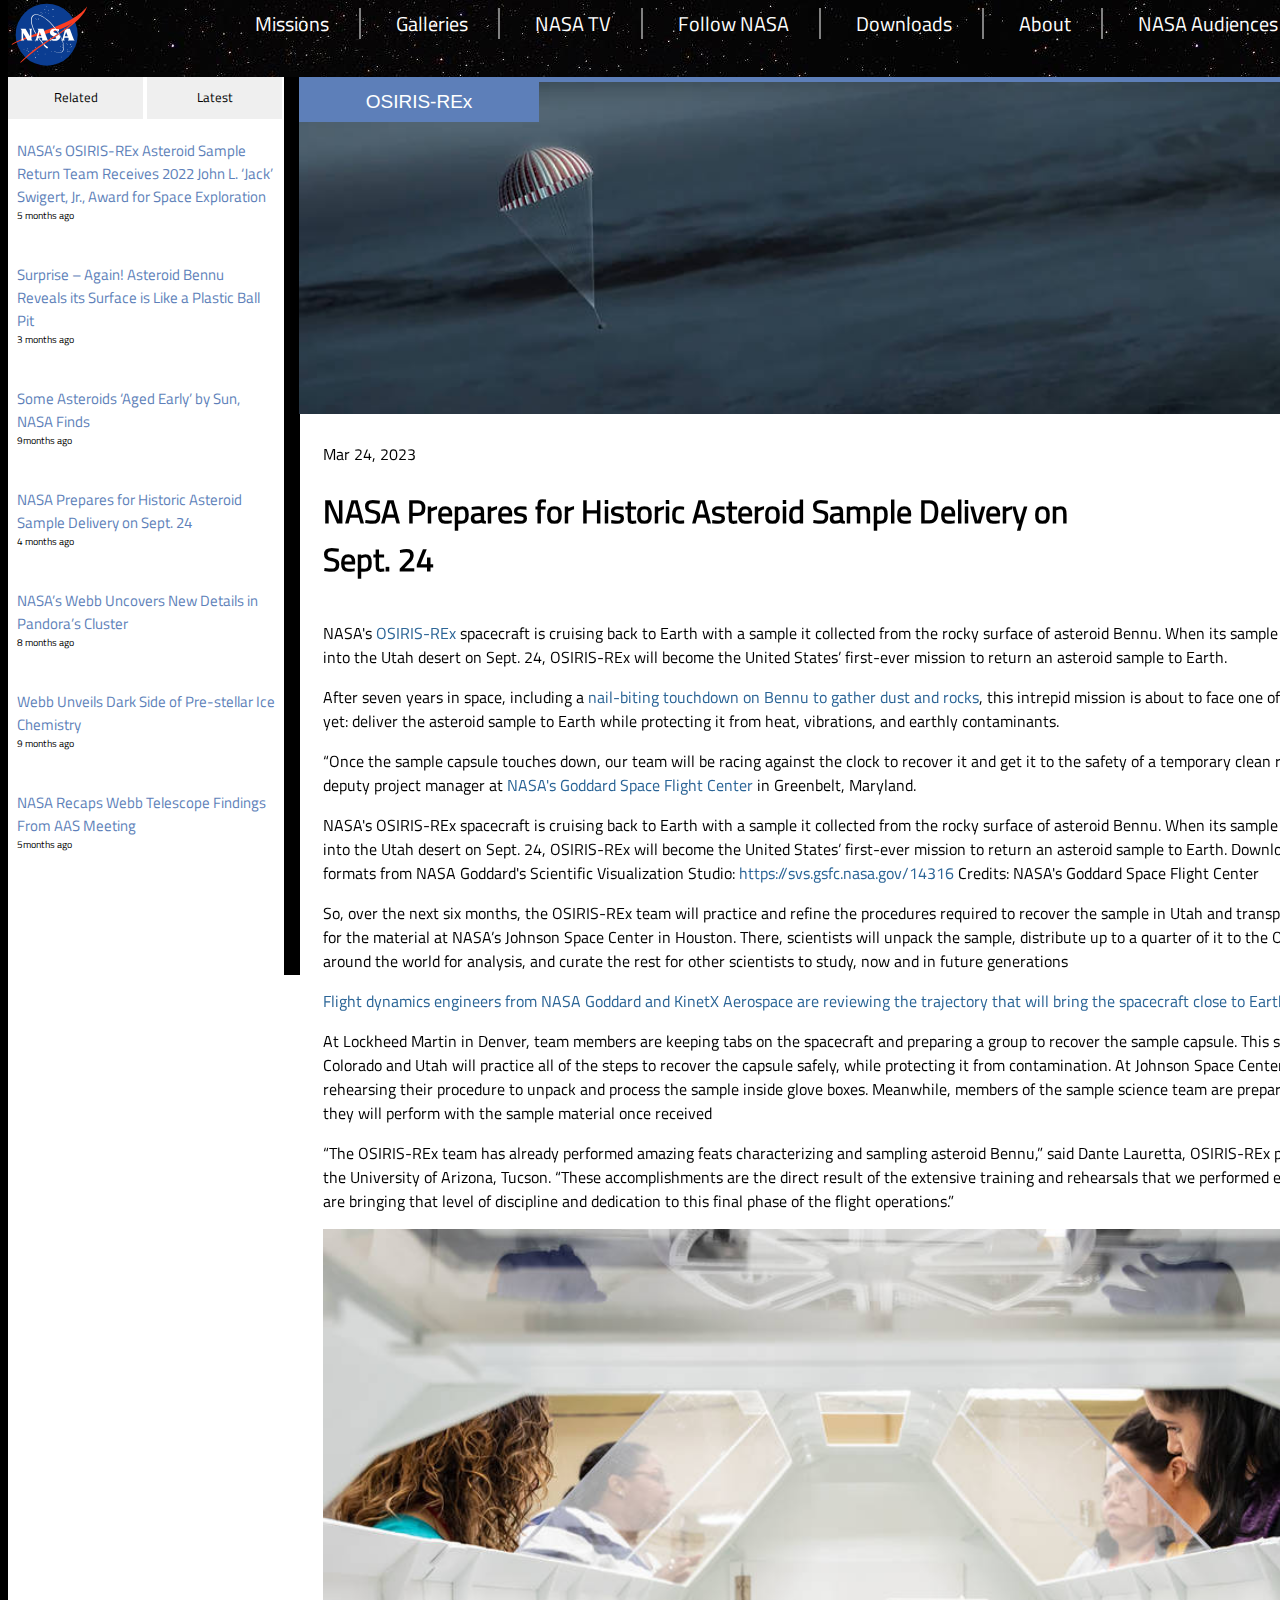
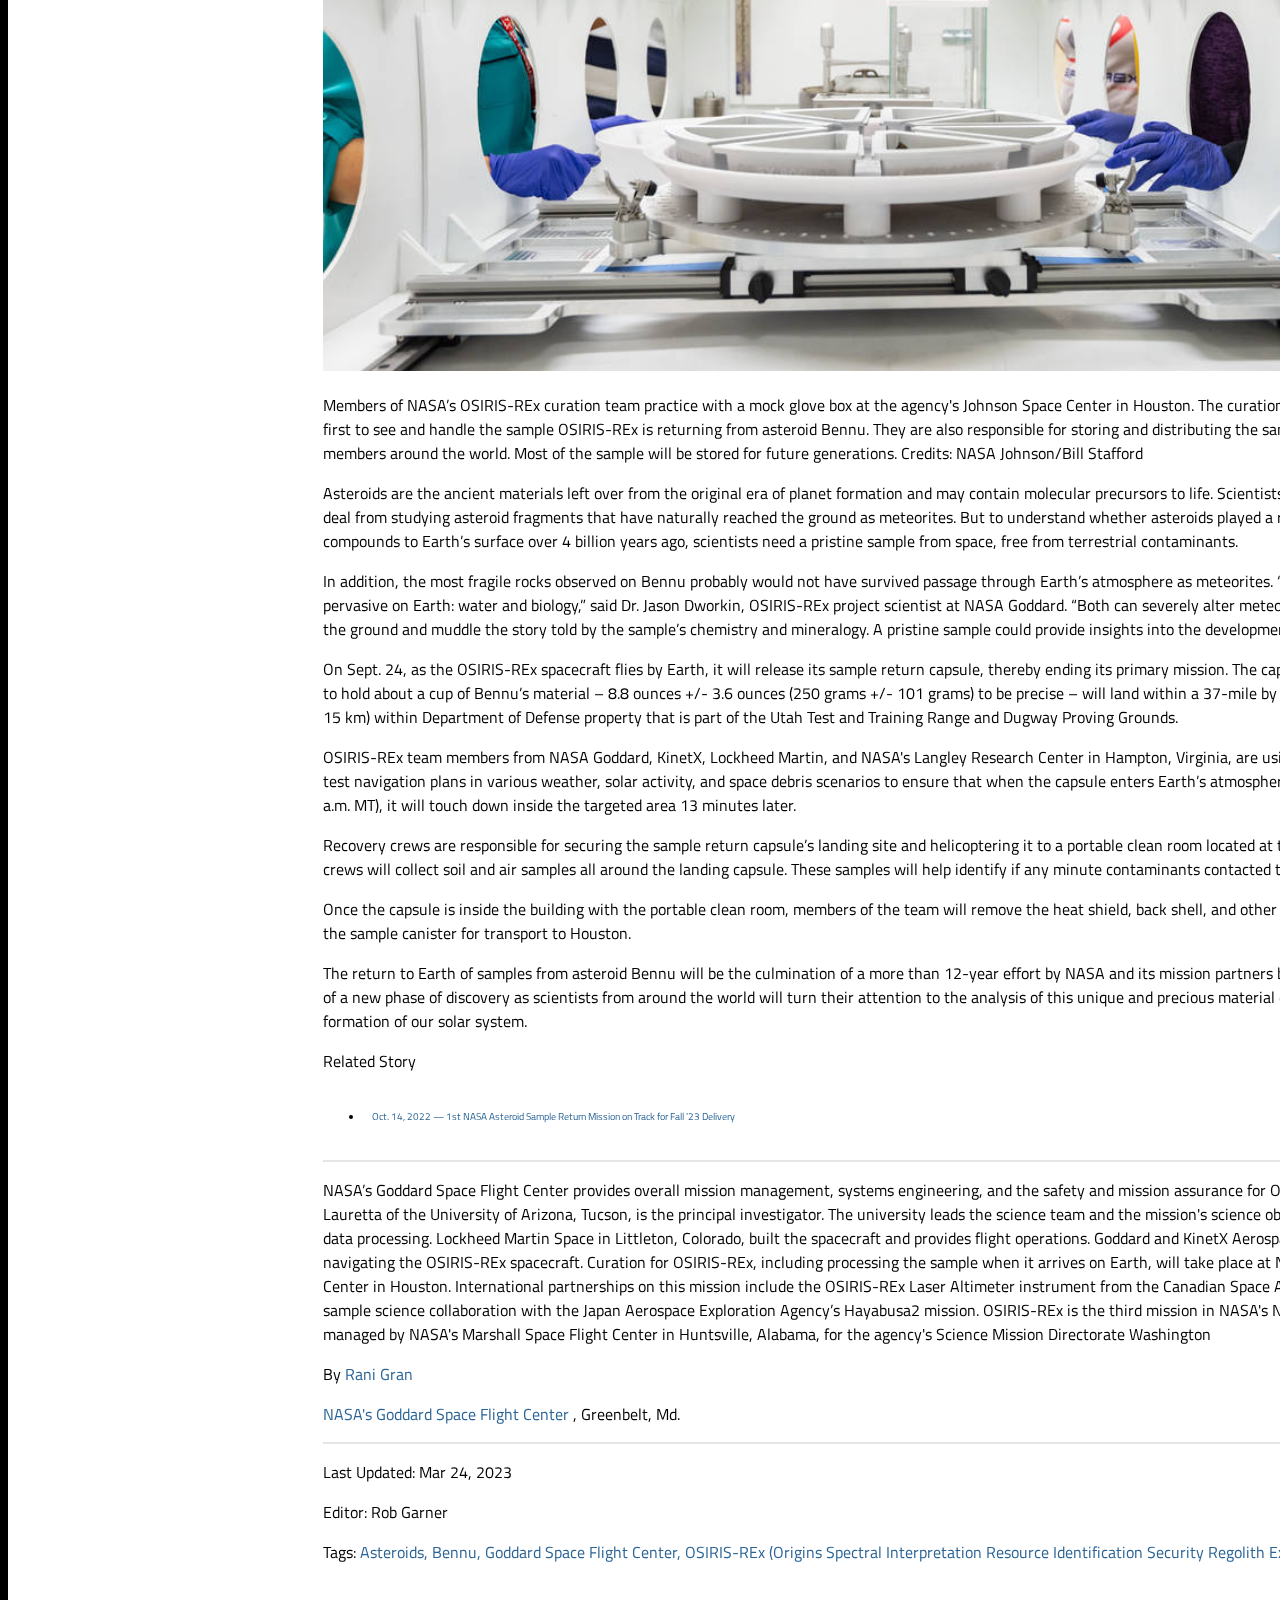
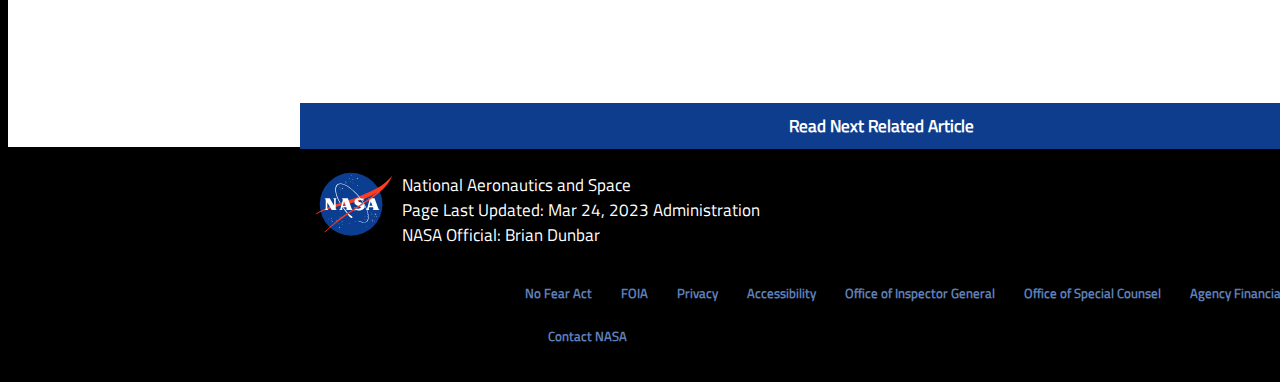
<file: index.html>
<!DOCTYPE html>
<html lang="en">
  <head>
    <meta charset="UTF-8" />
    <meta http-equiv="X-UA-Compatible" content="IE=edge" />
    <meta name="viewport" content="width=device-width, initial-scale=1.0" />
    <title>khabar</title>
    <link
      rel="stylesheet"
      href="https://cdnjs.cloudflare.com/ajax/libs/font-awesome/6.3.0/css/all.min.css"
      integrity="sha512-SzlrxWUlpfuzQ+pcUCosxcglQRNAq/DZjVsC0lE40xsADsfeQoEypE+enwcOiGjk/bSuGGKHEyjSoQ1zVisanQ=="
      crossorigin="anonymous"
      referrerpolicy="no-referrer"
    />
    <link rel="stylesheet" href="index style.css" />
    <style></style>
  </head>
  <body>
    <div id="container">
      <div class="header-container">
        <!-- Html code header[START] -->
        <div class="header">
          <!-- Html code header logo-nasa[START] -->
          <div class="logo-nasa">
            <img src="image/nasa-logo.svg" alt="" />
          </div>
          <!-- Html code header logo-nasa[END] -->

          <!-- Html codes header menu[START] -->

          <div class="menu">
            <!-- Html codes header links-menu top[START] -->

            <div class="links-menu">
              <!-- Html codes links-menu top[START] -->

              <!-- Html codes links-menu ul :Missions [START] -->
              <ul>
                <li>
                  <a href="#">Missions </a>
                  <ul>
                    <li><a href="#">Artemis </a></li>
                    <li><a href="#">Commercial Crew </a></li>
                    <li><a href="#">Hubble Space Telesccope </a></li>
                    <li><a href="#">James Webb Space Telescope </a></li>
                    <li><a href="#">Juno: Mission at Jupiter </a></li>
                    <li><a href="#">International Space Station </a></li>
                    <li><a href="#">Perseverance Mars Rover </a></li>
                    <li><a href="#">Parker Solar Probe </a></li>
                    <li><a href="#">Quesst </a></li>
                    <li><a href="#">Launches and Landings </a></li>
                    <li><a href="#">All Missions A-Z </a></li>
                  </ul>
                  
                </li>
                <!-- Html code links-menu ul :Missions [END] -->

                <li><a href="#">Galleries </a></li>
                <li><a href="#">NASA TV </a></li>
                <li><a href="#">Follow NASA</a></li>
                <li><a href="#">Downloads </a></li>
                <li><a href="#">About </a></li>
                <li><a href="#">NASA Audiences</a></li>
              </ul>

              <!-- Html codes links-menu top[END] -->

              <!-- Html codes menu search-box top[START] -->

              <div class="search-box">
                <input type="text" placeholder="search" />
                <svg
                  focusable="false"
                  xmlns="http://www.w3.org/2000/svg"
                  viewBox="0 0 24 24"
                >
                  <path
                    d="M15.5 14h-.79l-.28-.27A6.471 6.471 0 0 0 16 9.5 6.5 6.5 0 1 0 9.5 16c1.61 0 3.09-.59 4.23-1.57l.27.28v.79l5 4.99L20.49 19l-4.99-5zm-6 0C7.01 14 5 11.99 5 9.5S7.01 5 9.5 5 14 7.01 14 9.5 11.99 14 9.5 14z"
                  ></path>
                </svg>
              </div>

              <!-- Html codes menu search-box top[END] -->
            </div>
            <!-- Html codes header links-menu top[END] -->

            <!-- Html codes header links-down[START] -->

            <!-- Html codes header links-down[START] -->
          </div>

          <!-- Html codes header menu[END] -->
        </div>
        <!-- Html code header[END] -->
      </div>
      <!-- start of main -->
      <div class="main">
        <!--  -->
        <div class="main-left">
          <ul>
            <div class="main-left-button">
           <div>
            <button class="left-button top">Related</button>
            </div> 
            <div>
              <button class="right-button top">Latest</button>
            </div>

           </div>
            <li>
              <a href=""
                >NASA’s OSIRIS-REx Asteroid Sample Return Team Receives 2022
                John L. ‘Jack’ Swigert, Jr., Award for Space Exploration</a
              >
              <div>5 months ago</div>
            </li>
            <li>
              <a href=""
                >Surprise – Again! Asteroid Bennu Reveals its Surface is Like a
                Plastic Ball Pit</a
              >
              <div>3 months ago</div>
            </li>
            <li>
              <a href="">Some Asteroids ‘Aged Early’ by Sun, NASA Finds</a>
              <div>9months ago</div>
            </li>
            <li>
              <a href=""
                >NASA Prepares for Historic Asteroid Sample Delivery on Sept.
                24</a
              >
              <div>4 months ago</div>
            </li>
            <li>
              <a href=""
                >NASA’s Webb Uncovers New Details in Pandora’s Cluster</a
              >
              <div>8 months ago</div>
            </li>
            <li>
              <a href="">Webb Unveils Dark Side of Pre-stellar Ice Chemistry</a>
              <div>9 months ago</div>
            </li>
            <li>
              <a href=""
                >NASA Recaps Webb Telescope Findings From AAS Meeting</a
              >
              <div>5months ago</div>
            </li>
          </ul>
        </div>

        <div class="main-right">
          <a id="OSIRIS-REx" href=""
            ><div class="main-right-top">
              <div class="article-banner"></div>
              <h1>OSIRIS-REx</h1>
            </div>
          </a>

          <div class="heading">
            <div>Mar 24, 2023</div>
            <h1>
              NASA Prepares for Historic Asteroid Sample Delivery on <br />Sept.
              24
            </h1>
            <div class="icon">
              <a href=""><i class="fa-brands fa-square-facebook"></i></a>

              <a href=""><i class="fa-brands fa-square-twitter"></i></a>

              <a href=""><i class="fa-brands fa-linkedin"></i></a>

              <a href=""><i class="fa-brands fa-square-pinterest"></i></a>

              <a href=""><i class="fa-sharp fa-solid fa-square-plus"></i></a>
            </div>

            <div class="text">
              <div>
                <p>
                  NASA's <a href="">OSIRIS-REx</a> spacecraft is cruising back
                  to Earth with a sample it collected from the rocky surface of
                  asteroid Bennu. When its sample capsule parachutes down into
                  the Utah desert on Sept. 24, OSIRIS-REx will become the United
                  States’ first-ever mission to return an asteroid sample to
                  Earth.
                </p>
              </div>
              <div>
                <p>
                  After seven years in space, including a
                  <a href="">
                    nail-biting touchdown on Bennu to gather dust and rocks</a
                  >, this intrepid mission is about to face one of its biggest
                  challenges yet: deliver the asteroid sample to Earth while
                  protecting it from heat, vibrations, and earthly contaminants.
                </p>
              </div>

              <div>
                <p>
                  “Once the sample capsule touches down, our team will be racing
                  against the clock to recover it and get it to the safety of a
                  temporary clean room,” said Mike Moreau, deputy project
                  manager at
                  <a href=""> NASA's Goddard Space Flight Center</a> in
                  Greenbelt, Maryland.
                </p>
              </div>

              <div class="youtube">
                <p>
                  NASA's OSIRIS-REx spacecraft is cruising back to Earth with a
                  sample it collected from the rocky surface of asteroid Bennu.
                  When its sample capsule parachutes down into the Utah desert
                  on Sept. 24, OSIRIS-REx will become the United States’
                  first-ever mission to return an asteroid sample to Earth.
                  Download this video in HD formats from NASA Goddard's
                  Scientific Visualization Studio:
                  <a href=""> https://svs.gsfc.nasa.gov/14316</a>
                  Credits: NASA's Goddard Space Flight Center
                </p>
              </div>

              <div>
                <p>
                  So, over the next six months, the OSIRIS-REx team will
                  practice and refine the procedures required to recover the
                  sample in Utah and transport it to a new lab built for the
                  material at NASA’s Johnson Space Center in Houston. There,
                  scientists will unpack the sample, distribute up to a quarter
                  of it to the OSIRIS-REx science team around the world for
                  analysis, and curate the rest for other scientists to study,
                  now and in future generations
                </p>
              </div>
              <div>
                <a href="">
                  Flight dynamics engineers from NASA Goddard and KinetX
                  Aerospace are reviewing the trajectory that will bring the
                  spacecraft close to Earth</a
                >.
                <p>
                  At Lockheed Martin in Denver, team members are keeping tabs on
                  the spacecraft and preparing a group to recover the sample
                  capsule. This summer, crews in Colorado and Utah will practice
                  all of the steps to recover the capsule safely, while
                  protecting it from contamination. At Johnson Space Center, the
                  curation team is rehearsing their procedure to unpack and
                  process the sample inside glove boxes. Meanwhile, members of
                  the sample science team are preparing the investigations they
                  will perform with the sample material once received
                </p>
              </div>

              <div>
                <p>
                  “The OSIRIS-REx team has already performed amazing feats
                  characterizing and sampling asteroid Bennu,” said Dante
                  Lauretta, OSIRIS-REx principal investigator from the
                  University of Arizona, Tucson. “These accomplishments are the
                  direct result of the extensive training and rehearsals that we
                  performed every step of the way. We are bringing that level of
                  discipline and dedication to this final phase of the flight
                  operations.”
                </p>
              </div>

              <div>
                <a href=""><img src="image/jsc2023e014583.jpg" alt="" /></a>
                <p>
                  Members of NASA’s OSIRIS-REx curation team practice with a
                  mock glove box at the agency's Johnson Space Center in
                  Houston. The curation team will be among the first to see and
                  handle the sample OSIRIS-REx is returning from asteroid Bennu.
                  They are also responsible for storing and distributing the
                  sample to science team members around the world. Most of the
                  sample will be stored for future generations. Credits: NASA
                  Johnson/Bill Stafford
                </p>
              </div>

              <div>
                <p>
                  Asteroids are the ancient materials left over from the
                  original era of planet formation and may contain molecular
                  precursors to life. Scientists have learned a great deal from
                  studying asteroid fragments that have naturally reached the
                  ground as meteorites. But to understand whether asteroids
                  played a role in delivering these compounds to Earth’s surface
                  over 4 billion years ago, scientists need a pristine sample
                  from space, free from terrestrial contaminants.
                </p>
              </div>

              <div>
                <p>
                  In addition, the most fragile rocks observed on Bennu probably
                  would not have survived passage through Earth’s atmosphere as
                  meteorites. “There are two things pervasive on Earth: water
                  and biology,” said Dr. Jason Dworkin, OSIRIS-REx project
                  scientist at NASA Goddard. “Both can severely alter meteorites
                  when they land on the ground and muddle the story told by the
                  sample’s chemistry and mineralogy. A pristine sample could
                  provide insights into the development of solar system.”
                </p>
              </div>
              <div>
                <p>
                  On Sept. 24, as the OSIRIS-REx spacecraft flies by Earth, it
                  will release its sample return capsule, thereby ending its
                  primary mission. The capsule, which is estimated to hold about
                  a cup of Bennu’s material – 8.8 ounces +/- 3.6 ounces (250
                  grams +/- 101 grams) to be precise – will land within a
                  37-mile by 9-mile ellipse (59 km by 15 km) within Department
                  of Defense property that is part of the Utah Test and Training
                  Range and Dugway Proving Grounds.
                </p>
              </div>
              <div>
                <p>
                  OSIRIS-REx team members from NASA Goddard, KinetX, Lockheed
                  Martin, and NASA's Langley Research Center in Hampton,
                  Virginia, are using computer models to test navigation plans
                  in various weather, solar activity, and space debris scenarios
                  to ensure that when the capsule enters Earth’s atmosphere at
                  10:41 a.m. ET (8:41 a.m. MT), it will touch down inside the
                  targeted area 13 minutes later.
                </p>
              </div>
              <div>
                <p>
                  Recovery crews are responsible for securing the sample return
                  capsule’s landing site and helicoptering it to a portable
                  clean room located at the range. Additionally, crews will
                  collect soil and air samples all around the landing capsule.
                  These samples will help identify if any minute contaminants
                  contacted the asteroid sample.
                </p>
              </div>
              <div>
                <p>
                  Once the capsule is inside the building with the portable
                  clean room, members of the team will remove the heat shield,
                  back shell, and other components to prepare the sample
                  canister for transport to Houston.
                </p>
              </div>
              <div>
                <p>
                  The return to Earth of samples from asteroid Bennu will be the
                  culmination of a more than 12-year effort by NASA and its
                  mission partners but marks the beginning of a new phase of
                  discovery as scientists from around the world will turn their
                  attention to the analysis of this unique and precious material
                  dating from the early formation of our solar system.
                </p>
              </div>
              <div>
                <p>Related Story</p>
              </div>
              <div>
                <ul>
                  <li>
                    <a href=""
                      >Oct. 14, 2022 — 1st NASA Asteroid Sample Return Mission
                      on Track for Fall ’23 Delivery</a
                    >
                  </li>
                </ul>
              </div>
              <div style="border: 1px solid black; opacity: 0.1"></div>
              <div>
                <p>
                  NASA’s Goddard Space Flight Center provides overall mission
                  management, systems engineering, and the safety and mission
                  assurance for OSIRIS-REx. Dante Lauretta of the University of
                  Arizona, Tucson, is the principal investigator. The university
                  leads the science team and the mission's science observation
                  planning and data processing. Lockheed Martin Space in
                  Littleton, Colorado, built the spacecraft and provides flight
                  operations. Goddard and KinetX Aerospace are responsible for
                  navigating the OSIRIS-REx spacecraft. Curation for OSIRIS-REx,
                  including processing the sample when it arrives on Earth, will
                  take place at NASA’s Johnson Space Center in Houston.
                  International partnerships on this mission include the
                  OSIRIS-REx Laser Altimeter instrument from the Canadian Space
                  Agency and asteroid sample science collaboration with the
                  Japan Aerospace Exploration Agency’s Hayabusa2 mission.
                  OSIRIS-REx is the third mission in NASA's New Frontiers
                  Program, managed by NASA's Marshall Space Flight Center in
                  Huntsville, Alabama, for the agency's Science Mission
                  Directorate Washington
                </p>
              </div>

              <div>
                <p>By <a href=""> Rani Gran</a></p>
              </div>
              <div>
                <p>
                  <a href=""> NASA's Goddard Space Flight Center</a> ,
                  Greenbelt, Md.
                </p>
              </div>
              <div style="border: 1px solid black; opacity: 0.1"></div>
              <div>
                <p>Last Updated: Mar 24, 2023</p>
              </div>
              <div>
                <p>Editor: Rob Garner</p>
              </div>
              <div>
                <p>
                  Tags:
                  <a href="">
                    Asteroids, Bennu, Goddard Space Flight Center, OSIRIS-REx
                    (Origins Spectral Interpretation Resource Identification
                    Security Regolith Explorer)</a
                  >
                </p>
              </div>
            </div>
            <div style="position: absolute">
              <button>Read Next Related Article</button>
            </div>
          </div>
        </div>
      </div>
      <!--end of main  -->

      <!--start of footer  -->
      <div class="allfooter">
        <div class="footer">
          <div class="footer-info">
            <div class="bottom-logo">
              <img src="image/footer image/nasa-logo.svg" alt="" />
            </div>
            <div class="National">
              <span
                >National&nbsp;Aeronautics and Space&nbsp;<br />
                Page Last Updated: Mar 24, 2023 Administration</span
              ><br />
              <span>NASA Official: Brian Dunbar</span>
            </div>

            <div>
              <ul id="footer-links">
                <li><a href="#">No Fear Act</a></li>
                <li><a href="#">FOIA</a></li>
                <li><a href="#">Privacy</a></li>
                <li><a href="#">Accessibility</a></li>
                <li><a href="#">Office of Inspector General</a></li>
                <li><a href="#">Office of Special Counsel</a></li>
                <li><a href="#">Agency Financial Reports</a></li> <br>
                <li class="Contact-NASA"><a href="#">Contact NASA</a></li>
              </ul>
            </div>
          </div>
        </div>
      </div>

      <!-- end of footer -->
    </div>
  </body>
</html>
</file>
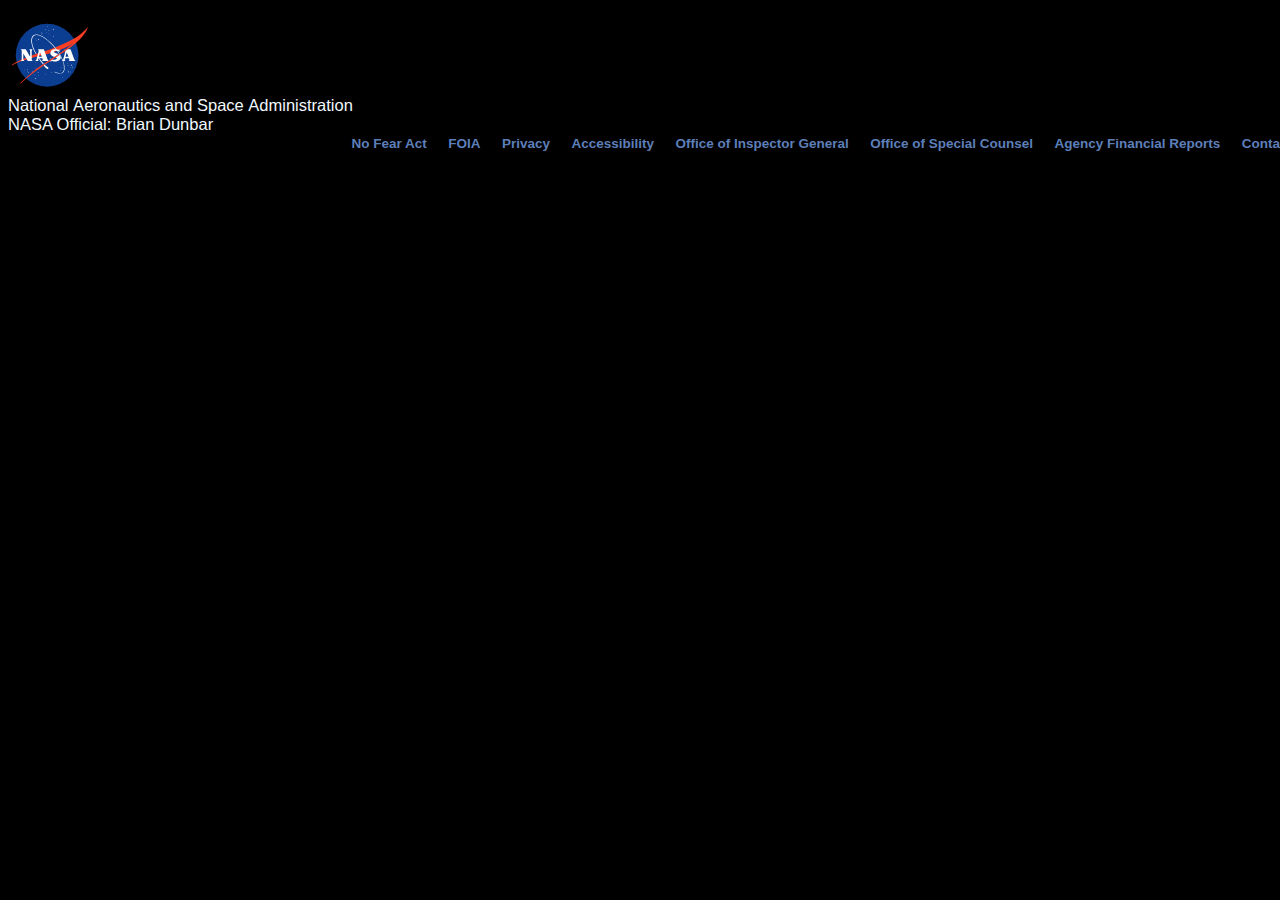
<file: footer.html>
<!DOCTYPE html>
<html>
    <head>
<title>nasa.gov</title>
<link rel="stylesheet" href="style.css">
    </head>

    <body>
        <div class="container">
    
<div class="allfooter">
    <div class="footer">
        <div class="footer-info">
            <div>
                <div>
                    <img src="images/nasa-logo.svg" alt="">

                </div>
    
                <span>National&nbsp;Aeronautics 
                and Space&nbsp;Administration</span><br>
                <span>NASA Official: Brian Dunbar</span>

                </div>
<div>
            <ul id="footer-links">
                <li><a href="#">No Fear Act</a></li>
                <li><a href="#">FOIA</a></li>
                <li><a href="#">Privacy</a></li>
                <li><a href="#">Accessibility</a></li>
                <li><a href="#">Office of Inspector General</a></li>
                <li><a href="#">Office of Special Counsel</a></li>
                <li><a href="#">Agency Financial Reports</a></li>
                <li><a href="#">Contact NASA</a></li>
              </ul>
        </div>
</div>



</div>
        </div>
    </body>
</html>
</file>
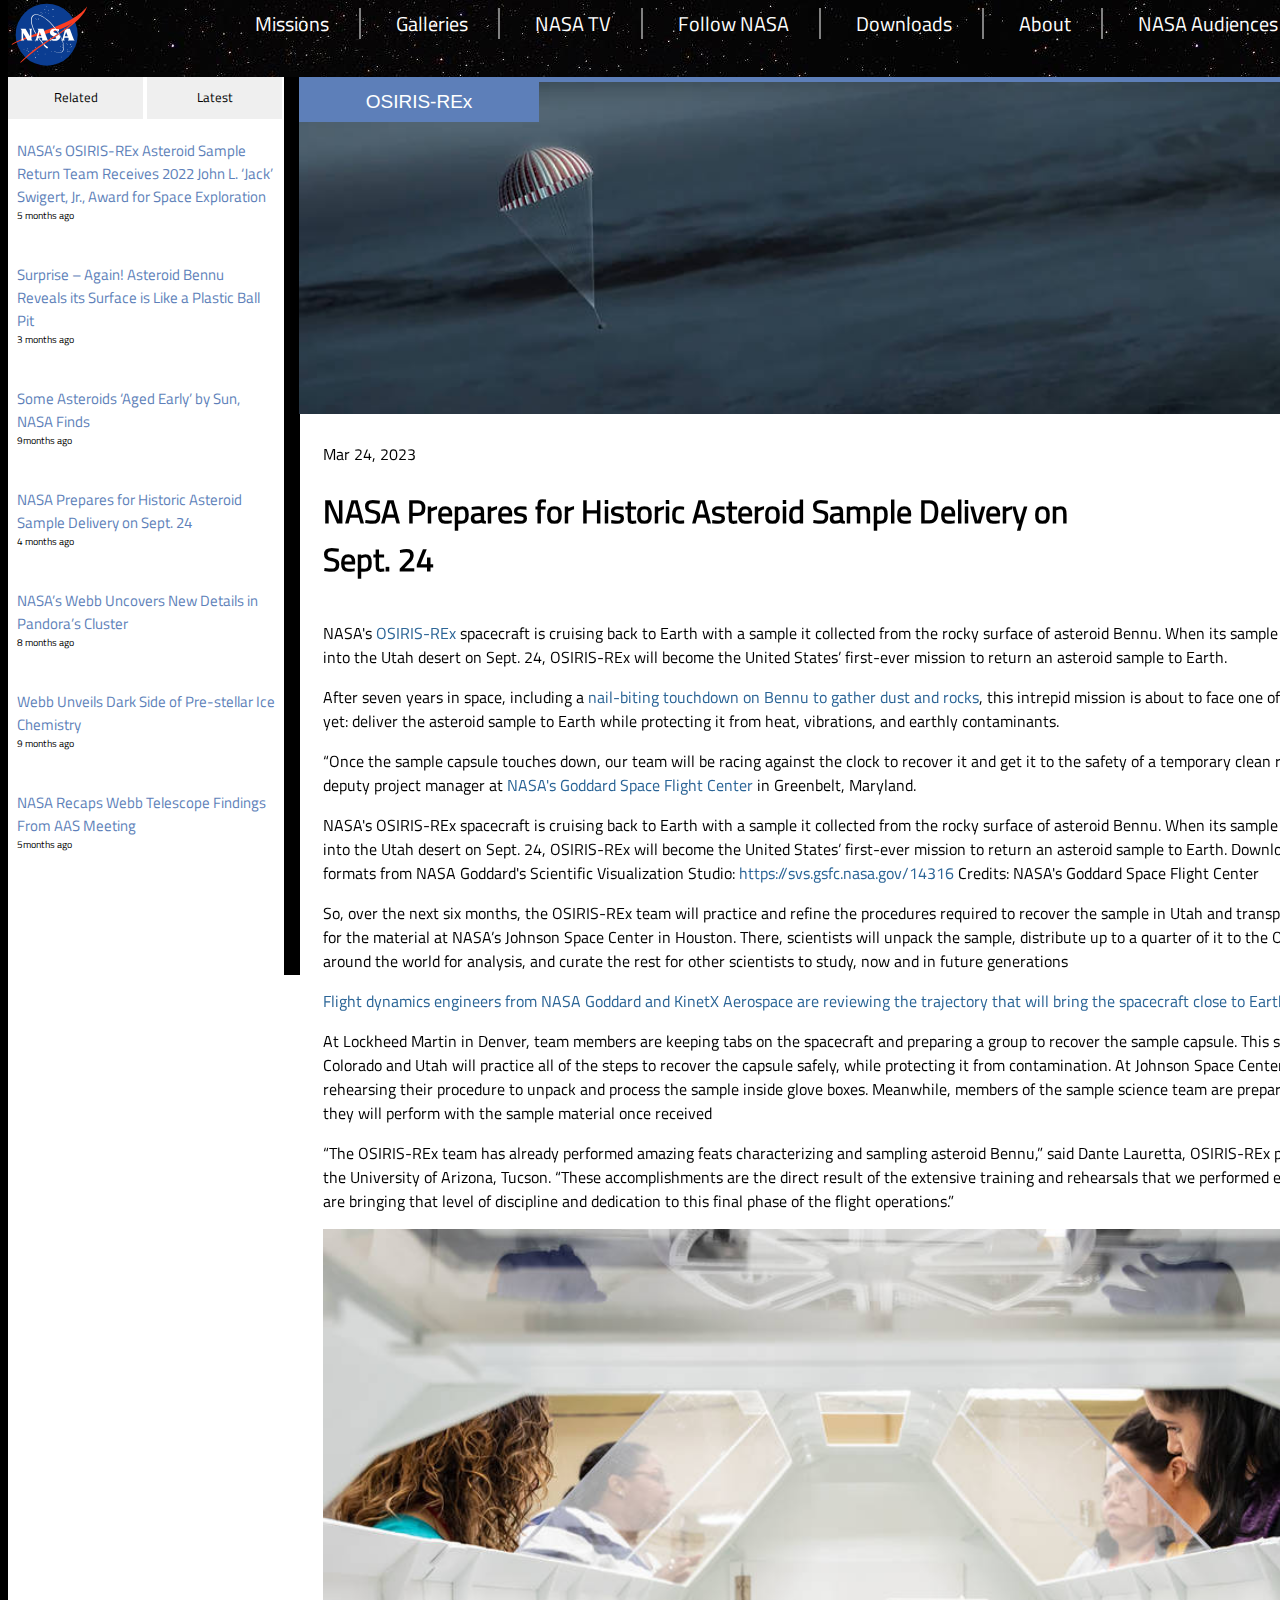
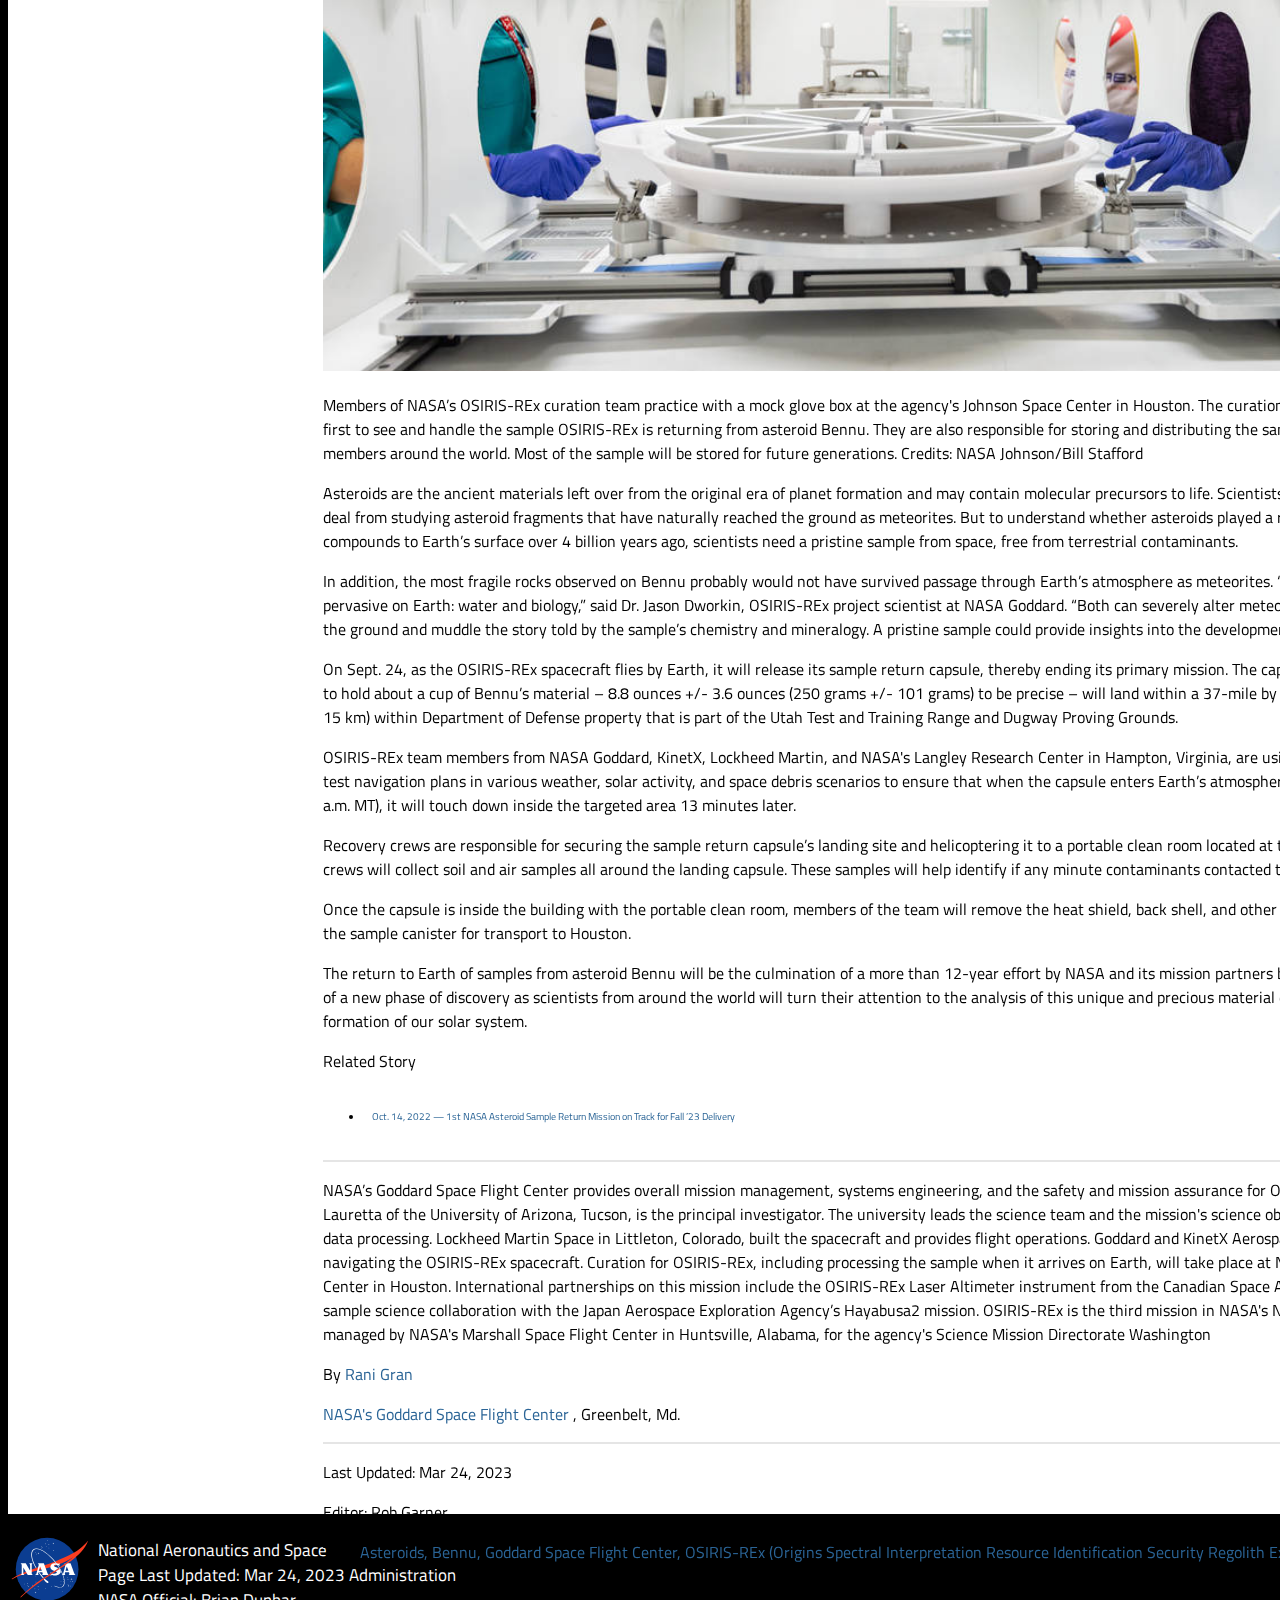
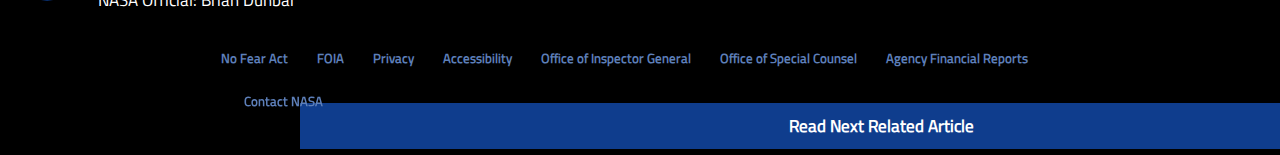
<file: index2.html>
<!DOCTYPE html>
<html lang="en">

<head>
  <meta charset="UTF-8" />
  <meta http-equiv="X-UA-Compatible" content="IE=edge" />
  <meta name="viewport" content="width=device-width, initial-scale=1.0" />
  <title>khabar</title>
  <link rel="stylesheet" href="https://cdnjs.cloudflare.com/ajax/libs/font-awesome/6.3.0/css/all.min.css"
    integrity="sha512-SzlrxWUlpfuzQ+pcUCosxcglQRNAq/DZjVsC0lE40xsADsfeQoEypE+enwcOiGjk/bSuGGKHEyjSoQ1zVisanQ=="
    crossorigin="anonymous" referrerpolicy="no-referrer" />
  <link rel="stylesheet" href="index style.css" />
  <style></style>
</head>

<body>
  <div id="container">
    <div class="header-container">
      <!-- Html code header[START] -->
      <div class="header">
        <!-- Html code header logo-nasa[START] -->
        <div class="logo-nasa">
          <img src="image/nasa-logo.svg" alt="" />
        </div>
        <!-- Html code header logo-nasa[END] -->

        <!-- Html codes header menu[START] -->

        <div class="menu">
          <!-- Html codes header links-menu top[START] -->

          <div class="links-menu">
            <!-- Html codes links-menu top[START] -->

            <!-- Html codes links-menu ul :Missions [START] -->
            <ul>
              <li>
                <a href="#">Missions </a>
                <ul>
                  <li><a href="#">Artemis </a></li>
                  <li><a href="#">Commercial Crew </a></li>
                  <li><a href="#">Hubble Space Telesccope </a></li>
                  <li><a href="#">James Webb Space Telescope </a></li>
                  <li><a href="#">Juno: Mission at Jupiter </a></li>
                  <li><a href="#">International Space Station </a></li>
                  <li><a href="#">Perseverance Mars Rover </a></li>
                  <li><a href="#">Parker Solar Probe </a></li>
                  <li class="border-Quesst"><a href="#">Quesst </a></li>
                  <li><a href="#">Launches and Landings </a></li>
                  <li><a href="#">All Missions A-Z </a></li>
                </ul>

              </li>
              <!-- Html code links-menu ul :Missions [END] -->

              <!-- Html code links-menu ul :Galleries [START] -->
              <li><a href="#">Galleries </a>
                <ul>
                  <li><a href="#">Image of the Day </a></li>
                  <li><a href="#">Image Galleries </a></li>
                  <li><a href="#">Ultra High-Def Videos </a></li>
                  <li><a href="#">Usage and Copyright </a></li>
                  <li><a href="#">Videos </a></li>
                </ul>
              </li>
              <!-- Html code links-menu ul :Galleries [END] -->

              <li><a href="#">NASA TV </a></li>

              <!-- Html code links-menu ul :Follow NASA [START] -->
              <li><a href="#">Follow NASA</a>
                <ul>
                  <li><a href="#">Get Involved </a></li>
                  <li><a href="#">NASA Blogs </a></li>
                  <li><a href="#">NASA Live </a></li>
                  <li><a href="#">NASA Newsletters </a></li>
                  <li><a href="#">NASA Socials </a></li>
                  <li><a href="#">Socials Media </a></li>
                  <li><a href="#">Spot the Station </a></li>
                  <li><a href="#">Join the Virtual Guest List </a></li>
                </ul>
              </li>
              <!-- Html code links-menu ul :Follow NASA [END] -->

              <!-- Html code links-menu ul :Downloads [START] -->
              <li><a href="#">Downloads </a>
                <ul>
                  <li><a href="#">Apps </a></li>
                  <li><a href="#">Audio & Ringtones </a></li>
                  <li><a href="#">E-Books </a></li>
                  <li><a href="#">Podcasts </a></li>
                  <li><a href="#">Third Rock Radio </a></li>
                </ul>
              </li>
              <!-- Html code links-menu ul :Downloads [END] -->


              <!-- Html code links-menu ul :About [START] -->
              <li><a href="#">About </a>
                <ul>
                  <li><a href="#">About NASA </a></li>
                  <li><a href="#">Astronauts </a></li>
                  <li><a href="#">Careers@NASA </a></li>
                  <li><a href="#">Exhibits and Speakers </a></li>
                  <li><a href="#">Leadership </a></li>
                  <li><a href="#">Locations </a></li>
                  <li><a href="#">Organization </a></li>
                  <li><a href="#">People of NASA </a></li>
                </ul>
              </li>
              <!-- Html code links-menu ul :About [END] -->

              <!-- Html code links-menu ul :NASA Audiences [START] -->
              <li><a href="#">NASA Audiences</a>
                <ul>
                  <li><a href="#">Fore Media </a></li>
                  <li><a href="#">Fore Educators </a></li>
                  <li><a href="#">Fore Students </a></li>
                  <li class="border-Fore"></li>
                  <li><a href="#">Grades K-4 </a></li>
                  <li><a href="#">Grades 5-8 </a></li>
                  <li><a href="#">Grades 9-12 </a></li>
                  <li><a href="#">Colleges and Universities </a></li>
                </ul>
              </li>
              <!-- Html code links-menu ul :NASA Audiences [END] -->
            </ul>

            <!-- Html codes links-menu top[END] -->

            <!-- Html codes menu search-box top[START] -->

            <div class="search-box">
              <input type="text" placeholder="search" />
              <svg focusable="false" xmlns="http://www.w3.org/2000/svg" viewBox="0 0 24 24">
                <path
                  d="M15.5 14h-.79l-.28-.27A6.471 6.471 0 0 0 16 9.5 6.5 6.5 0 1 0 9.5 16c1.61 0 3.09-.59 4.23-1.57l.27.28v.79l5 4.99L20.49 19l-4.99-5zm-6 0C7.01 14 5 11.99 5 9.5S7.01 5 9.5 5 14 7.01 14 9.5 11.99 14 9.5 14z">
                </path>
              </svg>
            </div>

            <!-- Html codes menu search-box top[END] -->
          </div>
          <!-- Html codes header links-menu top[END] -->

          <!-- Html codes header links-down[START] -->

          <!-- Html codes header links-down[START] -->
        </div>

        <!-- Html codes header menu[END] -->
      </div>
      <!-- Html code header[END] -->
    </div>
    <!-- start of main -->
    <div class="main">
      <!--  -->
      <div class="main-left">
        <ul>
          <div class="main-left-button">
            <div>
              <button class="left-button top">Related</button>
            </div>
            <div>
              <button class="right-button top">Latest</button>
            </div>

          </div>
          <li>
            <a href="">NASA’s OSIRIS-REx Asteroid Sample Return Team Receives 2022
              John L. ‘Jack’ Swigert, Jr., Award for Space Exploration</a>
            <div>5 months ago</div>
          </li>
          <li>
            <a href="">Surprise – Again! Asteroid Bennu Reveals its Surface is Like a
              Plastic Ball Pit</a>
            <div>3 months ago</div>
          </li>
          <li>
            <a href="">Some Asteroids ‘Aged Early’ by Sun, NASA Finds</a>
            <div>9months ago</div>
          </li>
          <li>
            <a href="">NASA Prepares for Historic Asteroid Sample Delivery on Sept.
              24</a>
            <div>4 months ago</div>
          </li>
          <li>
            <a href="">NASA’s Webb Uncovers New Details in Pandora’s Cluster</a>
            <div>8 months ago</div>
          </li>
          <li>
            <a href="">Webb Unveils Dark Side of Pre-stellar Ice Chemistry</a>
            <div>9 months ago</div>
          </li>
          <li>
            <a href="">NASA Recaps Webb Telescope Findings From AAS Meeting</a>
            <div>5months ago</div>
          </li>
        </ul>
      </div>

      <div class="main-right">
        <a id="OSIRIS-REx" href="">
          <div class="main-right-top">
            <div class="article-banner"></div>
            <h1>OSIRIS-REx</h1>
          </div>
        </a>

        <div class="heading">
          <div>Mar 24, 2023</div>
          <h1>
            NASA Prepares for Historic Asteroid Sample Delivery on <br />Sept.
            24
          </h1>
          <div class="icon">
            <a href=""><i class="fa-brands fa-square-facebook"></i></a>

            <a href=""><i class="fa-brands fa-square-twitter"></i></a>

            <a href=""><i class="fa-brands fa-linkedin"></i></a>

            <a href=""><i class="fa-brands fa-square-pinterest"></i></a>

            <a href=""><i class="fa-sharp fa-solid fa-square-plus"></i></a>
          </div>

          <div class="text">
            <div>
              <p>
                NASA's <a href="">OSIRIS-REx</a> spacecraft is cruising back
                to Earth with a sample it collected from the rocky surface of
                asteroid Bennu. When its sample capsule parachutes down into
                the Utah desert on Sept. 24, OSIRIS-REx will become the United
                States’ first-ever mission to return an asteroid sample to
                Earth.
              </p>
            </div>
            <div>
              <p>
                After seven years in space, including a
                <a href="">
                  nail-biting touchdown on Bennu to gather dust and rocks</a>, this intrepid mission is about to face
                one of its biggest
                challenges yet: deliver the asteroid sample to Earth while
                protecting it from heat, vibrations, and earthly contaminants.
              </p>
            </div>

            <div>
              <p>
                “Once the sample capsule touches down, our team will be racing
                against the clock to recover it and get it to the safety of a
                temporary clean room,” said Mike Moreau, deputy project
                manager at
                <a href=""> NASA's Goddard Space Flight Center</a> in
                Greenbelt, Maryland.
              </p>
            </div>

            <div class="youtube">
              <p>
                NASA's OSIRIS-REx spacecraft is cruising back to Earth with a
                sample it collected from the rocky surface of asteroid Bennu.
                When its sample capsule parachutes down into the Utah desert
                on Sept. 24, OSIRIS-REx will become the United States’
                first-ever mission to return an asteroid sample to Earth.
                Download this video in HD formats from NASA Goddard's
                Scientific Visualization Studio:
                <a href=""> https://svs.gsfc.nasa.gov/14316</a>
                Credits: NASA's Goddard Space Flight Center
              </p>
            </div>

            <div>
              <p>
                So, over the next six months, the OSIRIS-REx team will
                practice and refine the procedures required to recover the
                sample in Utah and transport it to a new lab built for the
                material at NASA’s Johnson Space Center in Houston. There,
                scientists will unpack the sample, distribute up to a quarter
                of it to the OSIRIS-REx science team around the world for
                analysis, and curate the rest for other scientists to study,
                now and in future generations
              </p>
            </div>
            <div>
              <a href="">
                Flight dynamics engineers from NASA Goddard and KinetX
                Aerospace are reviewing the trajectory that will bring the
                spacecraft close to Earth</a>.
              <p>
                At Lockheed Martin in Denver, team members are keeping tabs on
                the spacecraft and preparing a group to recover the sample
                capsule. This summer, crews in Colorado and Utah will practice
                all of the steps to recover the capsule safely, while
                protecting it from contamination. At Johnson Space Center, the
                curation team is rehearsing their procedure to unpack and
                process the sample inside glove boxes. Meanwhile, members of
                the sample science team are preparing the investigations they
                will perform with the sample material once received
              </p>
            </div>

            <div>
              <p>
                “The OSIRIS-REx team has already performed amazing feats
                characterizing and sampling asteroid Bennu,” said Dante
                Lauretta, OSIRIS-REx principal investigator from the
                University of Arizona, Tucson. “These accomplishments are the
                direct result of the extensive training and rehearsals that we
                performed every step of the way. We are bringing that level of
                discipline and dedication to this final phase of the flight
                operations.”
              </p>
            </div>

            <div>
              <a href=""><img src="image/jsc2023e014583.jpg" alt="" /></a>
              <p>
                Members of NASA’s OSIRIS-REx curation team practice with a
                mock glove box at the agency's Johnson Space Center in
                Houston. The curation team will be among the first to see and
                handle the sample OSIRIS-REx is returning from asteroid Bennu.
                They are also responsible for storing and distributing the
                sample to science team members around the world. Most of the
                sample will be stored for future generations. Credits: NASA
                Johnson/Bill Stafford
              </p>
            </div>

            <div>
              <p>
                Asteroids are the ancient materials left over from the
                original era of planet formation and may contain molecular
                precursors to life. Scientists have learned a great deal from
                studying asteroid fragments that have naturally reached the
                ground as meteorites. But to understand whether asteroids
                played a role in delivering these compounds to Earth’s surface
                over 4 billion years ago, scientists need a pristine sample
                from space, free from terrestrial contaminants.
              </p>
            </div>

            <div>
              <p>
                In addition, the most fragile rocks observed on Bennu probably
                would not have survived passage through Earth’s atmosphere as
                meteorites. “There are two things pervasive on Earth: water
                and biology,” said Dr. Jason Dworkin, OSIRIS-REx project
                scientist at NASA Goddard. “Both can severely alter meteorites
                when they land on the ground and muddle the story told by the
                sample’s chemistry and mineralogy. A pristine sample could
                provide insights into the development of solar system.”
              </p>
            </div>
            <div>
              <p>
                On Sept. 24, as the OSIRIS-REx spacecraft flies by Earth, it
                will release its sample return capsule, thereby ending its
                primary mission. The capsule, which is estimated to hold about
                a cup of Bennu’s material – 8.8 ounces +/- 3.6 ounces (250
                grams +/- 101 grams) to be precise – will land within a
                37-mile by 9-mile ellipse (59 km by 15 km) within Department
                of Defense property that is part of the Utah Test and Training
                Range and Dugway Proving Grounds.
              </p>
            </div>
            <div>
              <p>
                OSIRIS-REx team members from NASA Goddard, KinetX, Lockheed
                Martin, and NASA's Langley Research Center in Hampton,
                Virginia, are using computer models to test navigation plans
                in various weather, solar activity, and space debris scenarios
                to ensure that when the capsule enters Earth’s atmosphere at
                10:41 a.m. ET (8:41 a.m. MT), it will touch down inside the
                targeted area 13 minutes later.
              </p>
            </div>
            <div>
              <p>
                Recovery crews are responsible for securing the sample return
                capsule’s landing site and helicoptering it to a portable
                clean room located at the range. Additionally, crews will
                collect soil and air samples all around the landing capsule.
                These samples will help identify if any minute contaminants
                contacted the asteroid sample.
              </p>
            </div>
            <div>
              <p>
                Once the capsule is inside the building with the portable
                clean room, members of the team will remove the heat shield,
                back shell, and other components to prepare the sample
                canister for transport to Houston.
              </p>
            </div>
            <div>
              <p>
                The return to Earth of samples from asteroid Bennu will be the
                culmination of a more than 12-year effort by NASA and its
                mission partners but marks the beginning of a new phase of
                discovery as scientists from around the world will turn their
                attention to the analysis of this unique and precious material
                dating from the early formation of our solar system.
              </p>
            </div>
            <div>
              <p>Related Story</p>
            </div>
            <div>
              <ul>
                <li>
                  <a href="">Oct. 14, 2022 — 1st NASA Asteroid Sample Return Mission
                    on Track for Fall ’23 Delivery</a>
                </li>
              </ul>
            </div>
            <div style="border: 1px solid black; opacity: 0.1"></div>
            <div>
              <p>
                NASA’s Goddard Space Flight Center provides overall mission
                management, systems engineering, and the safety and mission
                assurance for OSIRIS-REx. Dante Lauretta of the University of
                Arizona, Tucson, is the principal investigator. The university
                leads the science team and the mission's science observation
                planning and data processing. Lockheed Martin Space in
                Littleton, Colorado, built the spacecraft and provides flight
                operations. Goddard and KinetX Aerospace are responsible for
                navigating the OSIRIS-REx spacecraft. Curation for OSIRIS-REx,
                including processing the sample when it arrives on Earth, will
                take place at NASA’s Johnson Space Center in Houston.
                International partnerships on this mission include the
                OSIRIS-REx Laser Altimeter instrument from the Canadian Space
                Agency and asteroid sample science collaboration with the
                Japan Aerospace Exploration Agency’s Hayabusa2 mission.
                OSIRIS-REx is the third mission in NASA's New Frontiers
                Program, managed by NASA's Marshall Space Flight Center in
                Huntsville, Alabama, for the agency's Science Mission
                Directorate Washington
              </p>
            </div>

            <div>
              <p>By <a href=""> Rani Gran</a></p>
            </div>
            <div>
              <p>
                <a href=""> NASA's Goddard Space Flight Center</a> ,
                Greenbelt, Md.
              </p>
            </div>
            <div style="border: 1px solid black; opacity: 0.1"></div>
            <div>
              <p>Last Updated: Mar 24, 2023</p>
            </div>
            <div>
              <p>Editor: Rob Garner</p>
            </div>
            <div>
              <p>
                Tags:
                <a href="">
                  Asteroids, Bennu, Goddard Space Flight Center, OSIRIS-REx
                  (Origins Spectral Interpretation Resource Identification
                  Security Regolith Explorer)</a>
              </p>
            </div>
          </div>
          <div style="position: absolute">
            <button>Read Next Related Article</button>
          </div>
        </div>
      </div>
    </div>
    <!--end of main  -->

    <!--start of footer  -->
    <div class="footer">
      <div class="footer-info">
        <div class="bottom-logo">
          <img src="image/footer image/nasa-logo.svg" alt="" />
        </div>
        <div class="National">
          <span>National&nbsp;Aeronautics and Space&nbsp;<br />
            Page Last Updated: Mar 24, 2023 Administration</span><br />
          <span>NASA Official: Brian Dunbar</span>
        </div>

        <div>
          <ul id="footer-links">
            <li><a href="#">No Fear Act</a></li>
            <li><a href="#">FOIA</a></li>
            <li><a href="#">Privacy</a></li>
            <li><a href="#">Accessibility</a></li>
            <li><a href="#">Office of Inspector General</a></li>
            <li><a href="#">Office of Special Counsel</a></li>
            <li><a href="#">Agency Financial Reports</a></li> <br>
            <li class="Contact-NASA"><a href="#">Contact NASA</a></li>
          </ul>
        </div>
      </div>
    </div>

    <!-- end of footer -->
  </div>
</body>

</html>
</file>
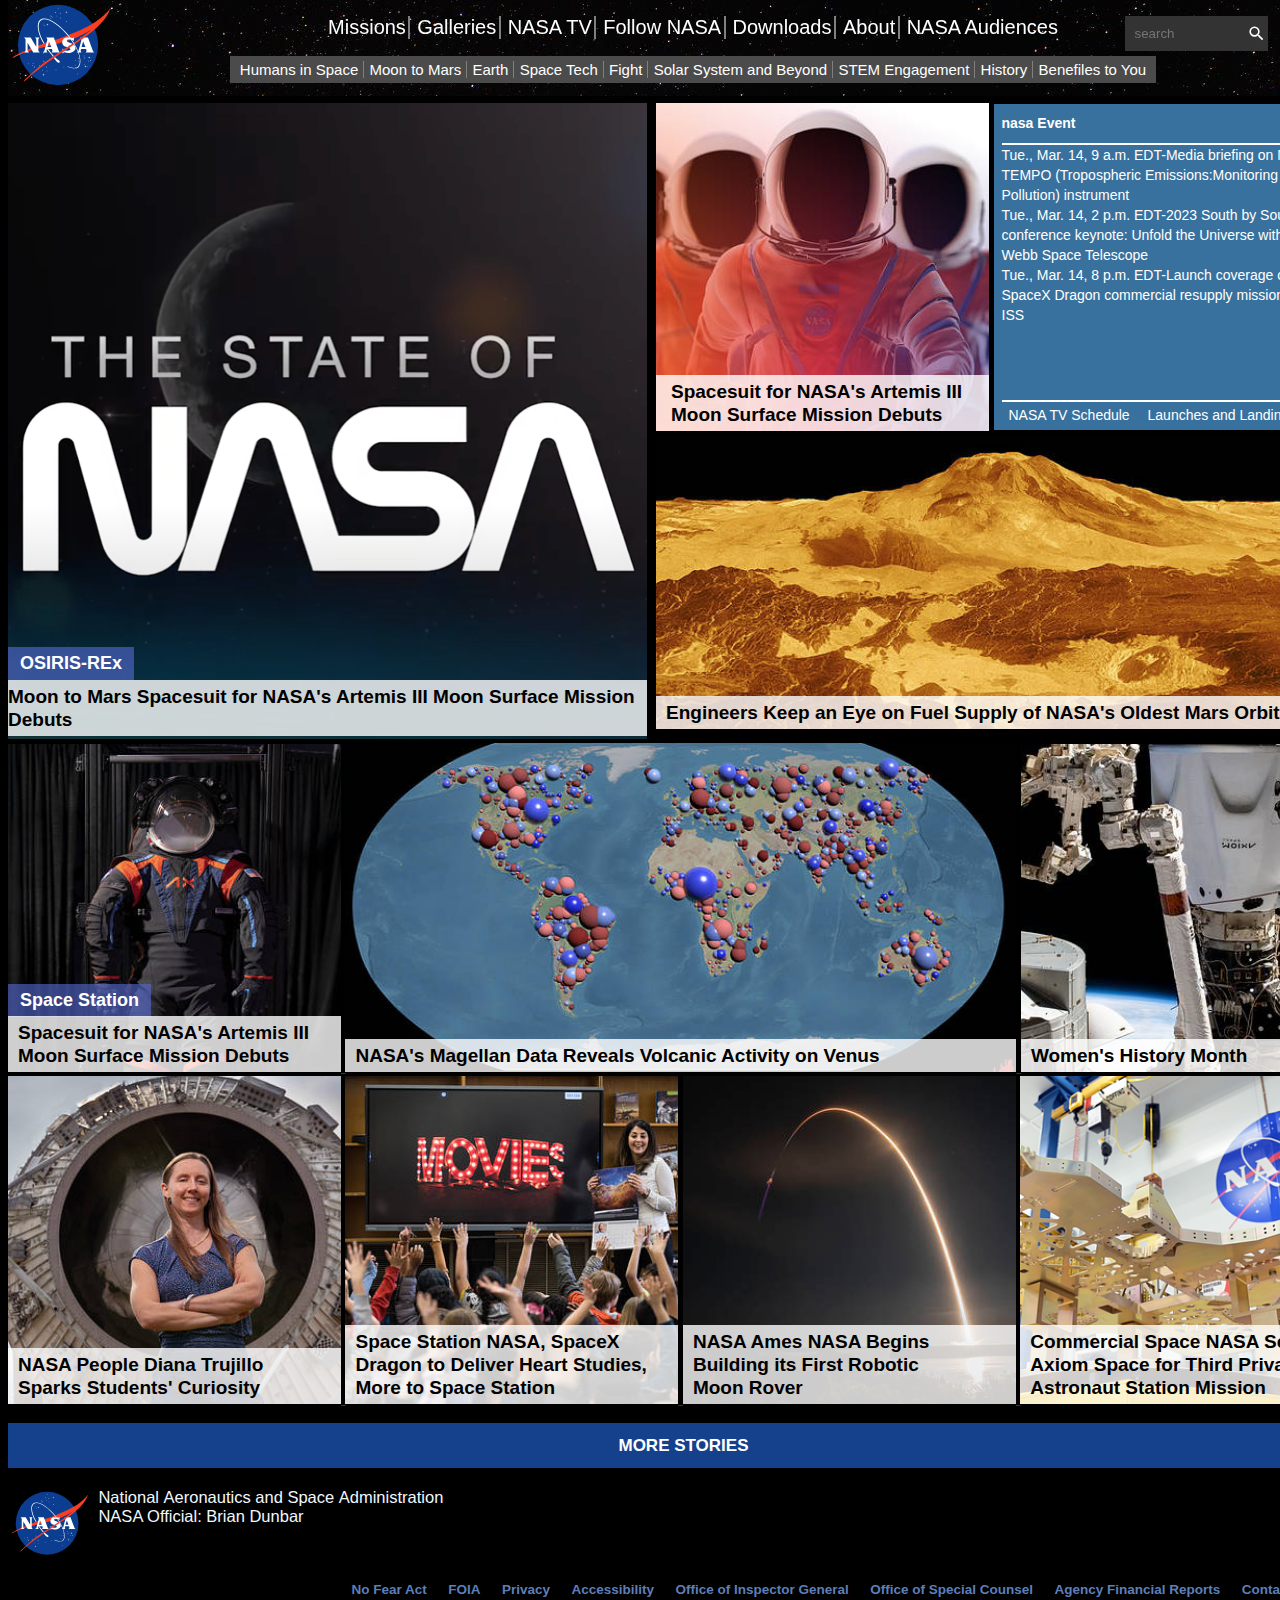
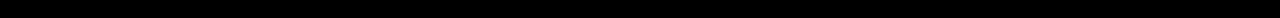
<file: nasa final.html>
<!DOCTYPE html>
<html lang="en">

<head>
  <title>NASA Project</title>
  <link rel="stylesheet" href="style.css" />
  <style></style>
</head>

<body>

  <!-- HTML code container[START] -->
  <div id="container">

    <!-- html code header-container[START] -->
    <div class="header-container">

      <!-- Html code header[START] -->
      <div class="header">

        <!-- Html code header logo-nasa[START] -->
        <div class="logo-nasa">
          <img src="image/nasa-logo.svg" alt="" />
        </div>
        <!-- Html code header logo-nasa[END] -->

        <!-- Html codes header menu[START] -->
        <div class="menu">

          <!-- Html codes header links-menu top[START] -->
          <div class="links-menu">

            <!-- Html codes links-menu ul :Missions [START] -->
            <ul>
              <li>
                <a href="#">Missions </a>
                <ul>
                  <li><a href="#">Artemis </a></li>
                  <li><a href="#">Commercial Crew </a></li>
                  <li><a href="#">Hubble Space Telesccope </a></li>
                  <li><a href="#">James Webb Space Telescope </a></li>
                  <li><a href="#">Juno: Mission at Jupiter </a></li>
                  <li><a href="#">International Space Station</a></li>
                  <li><a href="#">Perseverance Mars Rover </a></li>
                  <li><a href="#">Parker Solar Probe </a></li>
                  <li><a href="#">Quesst</a></li>
                  <li class="border-Quesst"></li>
                  <li><a href="#">Launches and Landings </a></li>
                  <li><a href="#">All Missions A-Z </a></li>
                </ul>
              </li>
              <!-- Html code links-menu ul :Missions [END] -->

              <!-- Html code links-menu ul :Galleries [START] -->
              <li><a href="#">Galleries </a>
                <ul>
                  <li><a href="#">Image of the Day </a></li>
                  <li><a href="#">Image Galleries </a></li>
                  <li><a href="#">Ultra High-Def Videos </a></li>
                  <li><a href="#">Usage and Copyright </a></li>
                  <li><a href="#">Videos </a></li>
                </ul>
              </li>
              <!-- Html code links-menu ul :Galleries [END] -->

              <li><a href="#">NASA TV </a></li>

              <!-- Html code links-menu ul :Follow NASA [START] -->
              <li><a href="#">Follow NASA</a>
                <ul>
                  <li><a href="#">Get Involved </a></li>
                  <li><a href="#">NASA Blogs </a></li>
                  <li><a href="#">NASA Live </a></li>
                  <li><a href="#">NASA Newsletters </a></li>
                  <li><a href="#">NASA Socials </a></li>
                  <li><a href="#">Socials Media </a></li>
                  <li><a href="#">Spot the Station </a></li>
                  <li><a href="#">Join the Virtual Guest List </a></li>
                </ul>
              </li>
              <!-- Html code links-menu ul :Follow NASA [END] -->

              <!-- Html code links-menu ul :Downloads [START] -->
              <li><a href="#">Downloads </a>
                <ul>
                  <li><a href="#">Apps </a></li>
                  <li><a href="#">Audio & Ringtones </a></li>
                  <li><a href="#">E-Books </a></li>
                  <li><a href="#">Podcasts </a></li>
                  <li><a href="#">Third Rock Radio </a></li>
                </ul>
              </li>
              <!-- Html code links-menu ul :Downloads [END] -->


              <!-- Html code links-menu ul :About [START] -->
              <li><a href="#">About </a>
                <ul>
                  <li><a href="#">About NASA </a></li>
                  <li><a href="#">Astronauts </a></li>
                  <li><a href="#">Careers@NASA </a></li>
                  <li><a href="#">Exhibits and Speakers </a></li>
                  <li><a href="#">Leadership </a></li>
                  <li><a href="#">Locations </a></li>
                  <li><a href="#">Organization </a></li>
                  <li><a href="#">People of NASA </a></li>
                </ul>
              </li>
              <!-- Html code links-menu ul :About [END] -->

              <!-- Html code links-menu ul :NASA Audiences [START] -->
              <li><a href="#">NASA Audiences</a>
                <ul>
                  <li><a href="#">Fore Media </a></li>
                    <li><a href="#">Fore Educators </a></li>
                    <li><a href="#">Fore Students </a></li>
                    <li class="border-Fore"></li>
                    <li><a href="#">Grades K-4 </a></li>
                    <li><a href="#">Grades 5-8 </a></li>
                    <li><a href="#">Grades 9-12 </a></li>
                    <li><a href="#">Colleges and Universities </a></li>
                  </ul>
              </li>
              <!-- Html code links-menu ul :NASA Audiences [END] -->
            </ul>
            <!-- Html codes header links-menu top[END] -->

            <!-- Html codes menu search-box top[START] -->
            <div class="search-box">
              <div>
                <input type="text" placeholder="search" />
                <svg focusable="false" xmlns="http://www.w3.org/2000/svg" viewBox="0 0 24 24">
                  <path
                    d="M15.5 14h-.79l-.28-.27A6.471 6.471 0 0 0 16 9.5 6.5 6.5 0 1 0 9.5 16c1.61 0 3.09-.59 4.23-1.57l.27.28v.79l5 4.99L20.49 19l-4.99-5zm-6 0C7.01 14 5 11.99 5 9.5S7.01 5 9.5 5 14 7.01 14 9.5 11.99 14 9.5 14z">
                  </path>
                </svg>
              </div>
              <div>
                <img src="image/share.jpg" alt="">
              </div>
            </div>
            <!-- Html codes menu search-box top[END] -->

          </div>
          <!-- Html codes header links-menu top[END] -->

          <!-- Html codes header links-down[START] -->
          <div class="links-down">
            <ul>
              <li><a href="#">Humans in Space </a></li>
              <li><a href="#">Moon to Mars </a></li>
              <li><a href="#">Earth </a></li>
              <li><a href="#">Space Tech </a></li>
              <li><a href="#">Fight </a></li>
              <li><a href="#">Solar System and Beyond</a></li>
              <li><a href="#">STEM Engagement </a></li>
              <li><a href="#">History </a></li>
              <li><a href="#">Benefiles to You</a></li>
            </ul>
          </div>
          <!-- Html codes header links-down[START] -->

        </div>
        <!-- Html codes header menu[END] -->

      </div>
      <!-- Html code header[END] -->
    </div>
    <!-- html code header-container[START] -->

    <!-- start of main -->
    <div class="main">

      <!-- start of main-top -->
      <div class="main-top">
        <a href="index.html">
          <div class="main-top-left">
            <h2>OSIRIS-REx</h2>
            <h1>
              Moon to Mars Spacesuit for NASA's Artemis III Moon Surface
              Mission Debuts
            </h1>
          </div>
        </a>
        <div class="main-top-right">
          <a href="https://www.nasa.gov/">
            <div class="main-top-right-up">
              <h1>
                Spacesuit for NASA's Artemis III Moon Surface Mission Debuts
              </h1>
            </div>
          </a>

          <!-- html code nasa-event[START] -->
          <div class="nasa-event">
            <h1>nasa Event</h1>
            <div class="nasa-event-line-first"></div>
            <div class="tittle">
              <a href="#">Tue., Mar. 14, 9 a.m. EDT-Media briefing on NASA's TEMPO
                (Tropospheric Emissions:Monitoring of Pollution) instrument</a>
            </div>

            <div class="tittle">
              <a href="#">Tue., Mar. 14, 2 p.m. EDT-2023 South by Southwest
                conference keynote: Unfold the Universe with NASA's Webb Space
                Telescope</a>
            </div>

            <div class="tittle">
              <a href="#">Tue., Mar. 14, 8 p.m. EDT-Launch coverage of the SpaceX
                Dragon commercial resupply mission to the ISS</a>
            </div>

            <div class="nasa-event-line-second"></div>
            <div class="event-bottom">
              <a href="#">NASA TV Schedule</a>
              <a href="#">Launches and Landings</a>
            </div>
          </div>
          <!-- html code nasa-event[END] -->

          <a href="">
            <div class="main-top-right-down">
              <h1>
                Engineers Keep an Eye on Fuel Supply of NASA's Oldest Mars
                Orbiter
              </h1>
            </div>
          </a>
        </div>

      </div>
      <!-- end of main-top -->

      <!-- start of main-middel -->
      <div class="main-middel">
        <a href="">
          <div class="main-middel-first card">
            <h2>Space Station</h2>
            <h1>
              Spacesuit for NASA's Artemis III Moon Surface Mission Debuts
            </h1>
          </div>
        </a>

        <a href="">
          <div class="main-middel-second card">
            <h1>NASA's Magellan Data Reveals Volcanic Activity on Venus</h1>
          </div>
        </a>

        <a href="">
          <div class="main-middel-third card">
            <h1>Women's History Month</h1>
          </div>
        </a>
      </div>
      <!-- end of main-middel -->

      <!-- start of main-bottom -->
      <div class="main-bottom">
        <a href="">
          <div class="main-bottom-first card">
            <h1>NASA People Diana Trujillo Sparks Students' Curiosity</h1>
          </div>
        </a>
        <a href="">
          <div class="main-bottom-second">
            <h1>
              Space Station NASA, SpaceX <br />
              Dragon to Deliver Heart Studies, More to Space Station
            </h1>
          </div>
        </a>

        <a href="">
          <div class="main-bottom-third">
            <h1>
              NASA Ames NASA Begins <br />Building its First Robotic
              <br />Moon Rover
            </h1>
          </div>
        </a>
        <a href="">
          <div class="main-bottom-Fourth">
            <h1>
              Commercial Space NASA Selects Axiom Space for Third Private
              Astronaut Station Mission
            </h1>
          </div>
        </a>
      </div>
      <!-- end of main-bottom -->

      <div class="MORE-STORIES">
        <button>MORE STORIES</button>
      </div>
    </div>
    <!--end of main  -->

    <!-- Html codes footer[START] -->
    <div class="footer">

      <!-- Html codes footer-info[START] -->
      <div class="footer-info">

        <div class="bottom-logo">
          <img src="image/footer image/nasa-logo.svg" alt="" />
        </div>

        <div class="National">
          <span>National&nbsp;Aeronautics and Space&nbsp;Administration</span><br />
          <span>NASA Official: Brian Dunbar</span>
        </div>

      </div>
      <!-- Html codes footer-info[END] -->

      <!-- Html codes footer-links[START] -->
      <div id="footer-links">
        <ul>
          <li><a href="#">No Fear Act</a></li>
          <li><a href="#">FOIA</a></li>
          <li><a href="#">Privacy</a></li>
          <li><a href="#">Accessibility</a></li>
          <li><a href="#">Office of Inspector General</a></li>
          <li><a href="#">Office of Special Counsel</a></li>
          <li><a href="#">Agency Financial Reports</a></li>
          <li><a href="#">Contact NASA</a></li>
        </ul>
      </div>
      <!-- Html codes footer-links[END] -->

    </div>
    <!-- Html codes footer[END] -->

  </div>
  <!-- HTML code container[END] -->
</body>

</html>
</file>
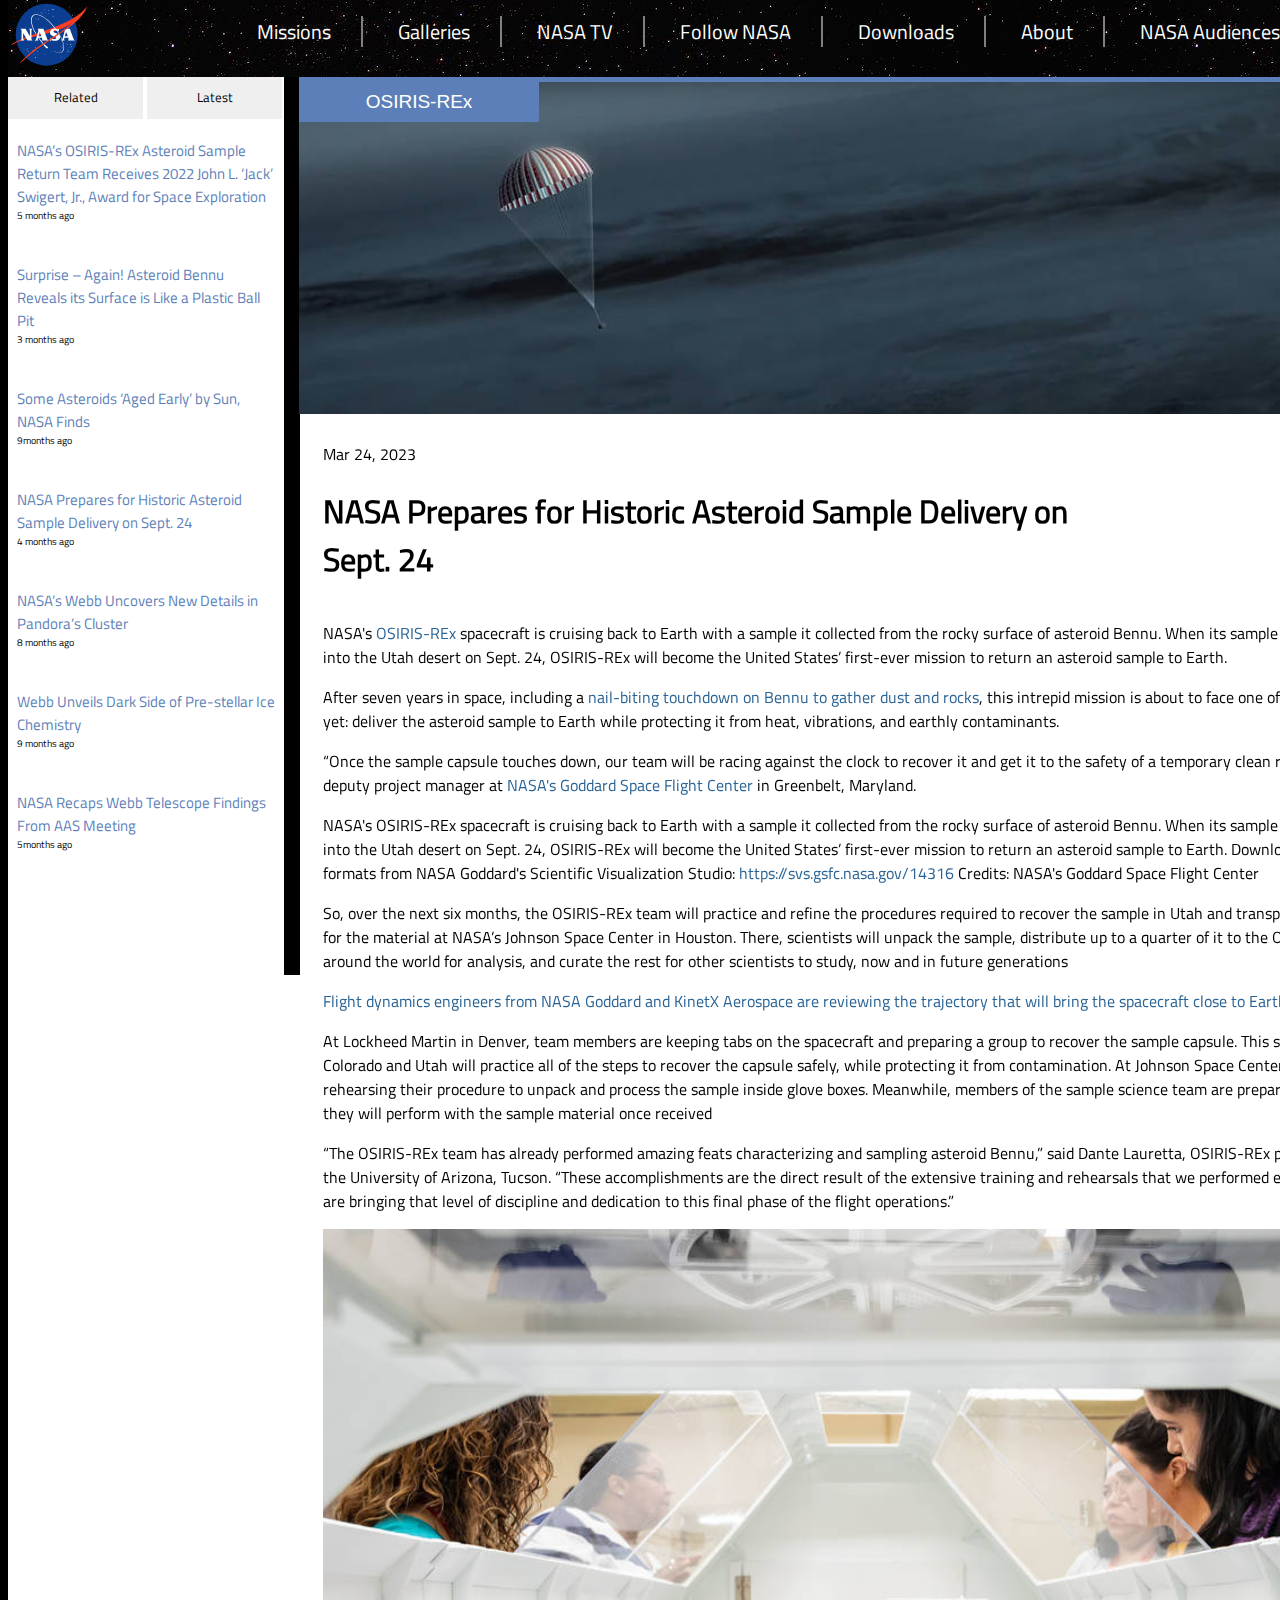
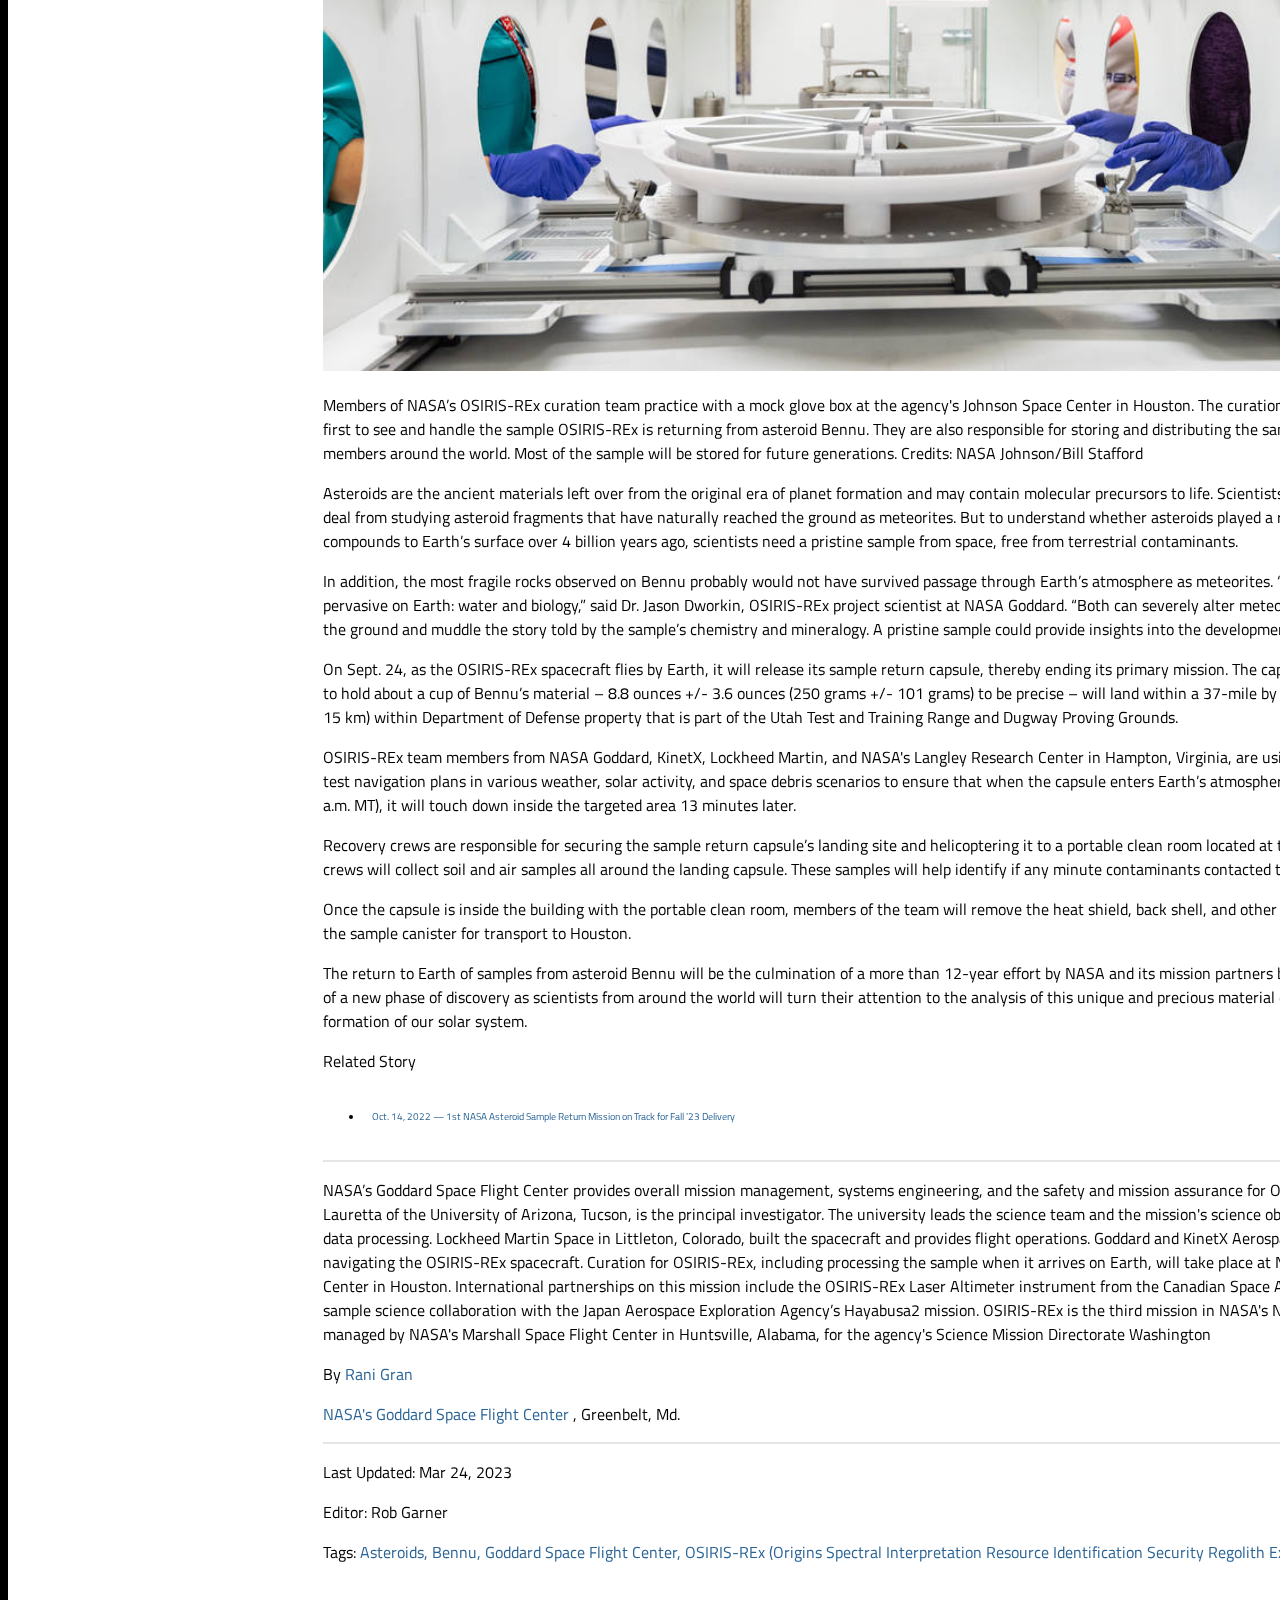
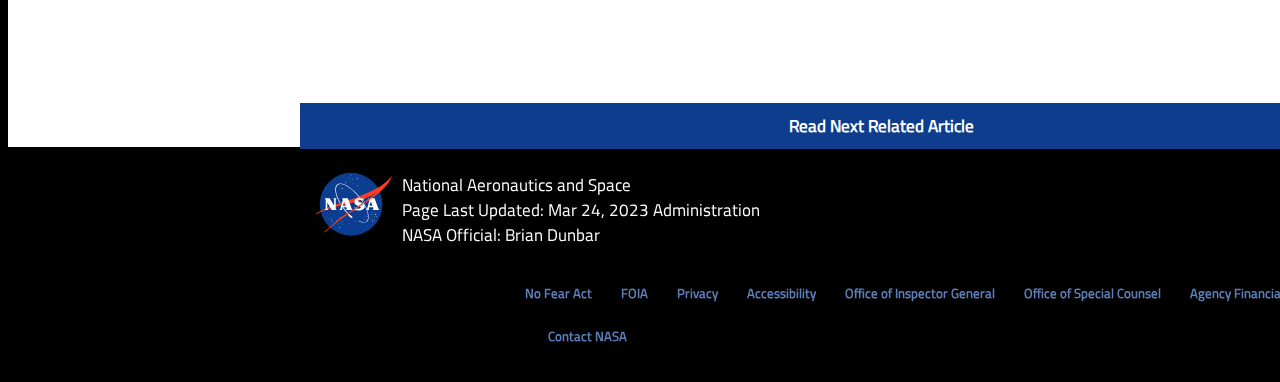
<file: safhe2.html>
<!DOCTYPE html>
<html lang="en">

<head>
  <meta charset="UTF-8" />
  <meta http-equiv="X-UA-Compatible" content="IE=edge" />
  <meta name="viewport" content="width=device-width, initial-scale=1.0" />
  <title>khabar</title>
  <link rel="stylesheet" href="https://cdnjs.cloudflare.com/ajax/libs/font-awesome/6.3.0/css/all.min.css"
    integrity="sha512-SzlrxWUlpfuzQ+pcUCosxcglQRNAq/DZjVsC0lE40xsADsfeQoEypE+enwcOiGjk/bSuGGKHEyjSoQ1zVisanQ=="
    crossorigin="anonymous" referrerpolicy="no-referrer" />
  <link rel="stylesheet" href="safhe2.css" />
  <style></style>
</head>

<body>
  <div id="container">
    <div class="header-container">
      <!-- Html code header[START] -->
      <div class="header">
        <!-- Html code header logo-nasa[START] -->
        <div class="logo-nasa">
          <img src="image/nasa-logo.svg" alt="" />
        </div>
        <!-- Html code header logo-nasa[END] -->

        <!-- Html codes header menu[START] -->

        <div class="menu">
          <!-- Html codes header links-menu top[START] -->

          <div class="links-menu">
            <!-- Html codes links-menu top[START] -->

            <!-- Html codes links-menu ul :Missions [START] -->
            <ul>
              <li>
                <a href="#">Missions </a>
                <ul>
                  <li><a href="#">Artemis </a></li>
                  <li><a href="#">Commercial Crew </a></li>
                  <li><a href="#">Hubble Space Telesccope </a></li>
                  <li><a href="#">James Webb Space Telescope </a></li>
                  <li><a href="#">Juno: Mission at Jupiter </a></li>
                  <li><a href="#">International Space Station </a></li>
                  <li><a href="#">Perseverance Mars Rover </a></li>
                  <li><a href="#">Parker Solar Probe </a></li>
                  <li class="border-Quesst"><a href="#">Quesst </a></li>
                  <li><a href="#">Launches and Landings </a></li>
                  <li><a href="#">All Missions A-Z </a></li>
                </ul>

              </li>
              <!-- Html code links-menu ul :Missions [END] -->

              <!-- Html code links-menu ul :Galleries [START] -->
              <li><a href="#">Galleries </a>
                <ul>
                  <li><a href="#">Image of the Day </a></li>
                  <li><a href="#">Image Galleries </a></li>
                  <li><a href="#">Ultra High-Def Videos </a></li>
                  <li><a href="#">Usage and Copyright </a></li>
                  <li><a href="#">Videos </a></li>
                </ul>
              </li>
              <!-- Html code links-menu ul :Galleries [END] -->

              <li><a href="#">NASA TV </a></li>

              <!-- Html code links-menu ul :Follow NASA [START] -->
              <li><a href="#">Follow NASA</a>
                <ul>
                  <li><a href="#">Get Involved </a></li>
                  <li><a href="#">NASA Blogs </a></li>
                  <li><a href="#">NASA Live </a></li>
                  <li><a href="#">NASA Newsletters </a></li>
                  <li><a href="#">NASA Socials </a></li>
                  <li><a href="#">Socials Media </a></li>
                  <li><a href="#">Spot the Station </a></li>
                  <li><a href="#">Join the Virtual Guest List </a></li>
                </ul>
              </li>
              <!-- Html code links-menu ul :Follow NASA [END] -->

              <!-- Html code links-menu ul :Downloads [START] -->
              <li><a href="#">Downloads </a>
                <ul>
                  <li><a href="#">Apps </a></li>
                  <li><a href="#">Audio & Ringtones </a></li>
                  <li><a href="#">E-Books </a></li>
                  <li><a href="#">Podcasts </a></li>
                  <li><a href="#">Third Rock Radio </a></li>
                </ul>
              </li>
              <!-- Html code links-menu ul :Downloads [END] -->


              <!-- Html code links-menu ul :About [START] -->
              <li><a href="#">About </a>
                <ul>
                  <li><a href="#">About NASA </a></li>
                  <li><a href="#">Astronauts </a></li>
                  <li><a href="#">Careers@NASA </a></li>
                  <li><a href="#">Exhibits and Speakers </a></li>
                  <li><a href="#">Leadership </a></li>
                  <li><a href="#">Locations </a></li>
                  <li><a href="#">Organization </a></li>
                  <li><a href="#">People of NASA </a></li>
                </ul>
              </li>
              <!-- Html code links-menu ul :About [END] -->

              <!-- Html code links-menu ul :NASA Audiences [START] -->
              <li><a href="#">NASA Audiences</a>
                <ul>
                  <li><a href="#">Fore Media </a></li>
                  <li><a href="#">Fore Educators </a></li>
                  <li><a href="#">Fore Students </a></li>
                  <li class="border-Fore"></li>
                  <li><a href="#">Grades K-4 </a></li>
                  <li><a href="#">Grades 5-8 </a></li>
                  <li><a href="#">Grades 9-12 </a></li>
                  <li><a href="#">Colleges and Universities </a></li>
                </ul>
              </li>
              <!-- Html code links-menu ul :NASA Audiences [END] -->
            </ul>

            <!-- Html codes links-menu top[END] -->

            <!-- Html codes menu search-box top[START] -->

            <div class="search-box">
              <input type="text" placeholder="search" />
              <svg focusable="false" xmlns="http://www.w3.org/2000/svg" viewBox="0 0 24 24">
                <path
                  d="M15.5 14h-.79l-.28-.27A6.471 6.471 0 0 0 16 9.5 6.5 6.5 0 1 0 9.5 16c1.61 0 3.09-.59 4.23-1.57l.27.28v.79l5 4.99L20.49 19l-4.99-5zm-6 0C7.01 14 5 11.99 5 9.5S7.01 5 9.5 5 14 7.01 14 9.5 11.99 14 9.5 14z">
                </path>
              </svg>
            </div>

            <!-- Html codes menu search-box top[END] -->
          </div>
          <!-- Html codes header links-menu top[END] -->

          <!-- Html codes header links-down[START] -->

          <!-- Html codes header links-down[START] -->
        </div>

        <!-- Html codes header menu[END] -->
      </div>
      <!-- Html code header[END] -->
    </div>
    <!-- start of main -->
    <div class="main">
      <!--  -->
      <div class="main-left">
        <ul>
          <div class="main-left-button">
            <div>
              <button class="left-button top">Related</button>
            </div>
            <div>
              <button class="right-button top">Latest</button>
            </div>

          </div>
          <li>
            <a href="">NASA’s OSIRIS-REx Asteroid Sample Return Team Receives 2022
              John L. ‘Jack’ Swigert, Jr., Award for Space Exploration</a>
            <div>5 months ago</div>
          </li>
          <li>
            <a href="">Surprise – Again! Asteroid Bennu Reveals its Surface is Like a
              Plastic Ball Pit</a>
            <div>3 months ago</div>
          </li>
          <li>
            <a href="">Some Asteroids ‘Aged Early’ by Sun, NASA Finds</a>
            <div>9months ago</div>
          </li>
          <li>
            <a href="">NASA Prepares for Historic Asteroid Sample Delivery on Sept.
              24</a>
            <div>4 months ago</div>
          </li>
          <li>
            <a href="">NASA’s Webb Uncovers New Details in Pandora’s Cluster</a>
            <div>8 months ago</div>
          </li>
          <li>
            <a href="">Webb Unveils Dark Side of Pre-stellar Ice Chemistry</a>
            <div>9 months ago</div>
          </li>
          <li>
            <a href="">NASA Recaps Webb Telescope Findings From AAS Meeting</a>
            <div>5months ago</div>
          </li>
        </ul>
      </div>

      <div class="main-right">
        <a id="OSIRIS-REx" href="">
          <div class="main-right-top">
            <div class="article-banner"></div>
            <h1>OSIRIS-REx</h1>
          </div>
        </a>

        <div class="heading">
          <div>Mar 24, 2023</div>
          <h1>
            NASA Prepares for Historic Asteroid Sample Delivery on <br />Sept.
            24
          </h1>
          <div class="icon">
            <a href=""><i class="fa-brands fa-square-facebook"></i></a>

            <a href=""><i class="fa-brands fa-square-twitter"></i></a>

            <a href=""><i class="fa-brands fa-linkedin"></i></a>

            <a href=""><i class="fa-brands fa-square-pinterest"></i></a>

            <a href=""><i class="fa-sharp fa-solid fa-square-plus"></i></a>
          </div>

          <div class="text">
            <div>
              <p>
                NASA's <a href="">OSIRIS-REx</a> spacecraft is cruising back
                to Earth with a sample it collected from the rocky surface of
                asteroid Bennu. When its sample capsule parachutes down into
                the Utah desert on Sept. 24, OSIRIS-REx will become the United
                States’ first-ever mission to return an asteroid sample to
                Earth.
              </p>
            </div>
            <div>
              <p>
                After seven years in space, including a
                <a href="">
                  nail-biting touchdown on Bennu to gather dust and rocks</a>, this intrepid mission is about to face
                one of its biggest
                challenges yet: deliver the asteroid sample to Earth while
                protecting it from heat, vibrations, and earthly contaminants.
              </p>
            </div>

            <div>
              <p>
                “Once the sample capsule touches down, our team will be racing
                against the clock to recover it and get it to the safety of a
                temporary clean room,” said Mike Moreau, deputy project
                manager at
                <a href=""> NASA's Goddard Space Flight Center</a> in
                Greenbelt, Maryland.
              </p>
            </div>

            <div class="youtube">
              <p>
                NASA's OSIRIS-REx spacecraft is cruising back to Earth with a
                sample it collected from the rocky surface of asteroid Bennu.
                When its sample capsule parachutes down into the Utah desert
                on Sept. 24, OSIRIS-REx will become the United States’
                first-ever mission to return an asteroid sample to Earth.
                Download this video in HD formats from NASA Goddard's
                Scientific Visualization Studio:
                <a href=""> https://svs.gsfc.nasa.gov/14316</a>
                Credits: NASA's Goddard Space Flight Center
              </p>
            </div>

            <div>
              <p>
                So, over the next six months, the OSIRIS-REx team will
                practice and refine the procedures required to recover the
                sample in Utah and transport it to a new lab built for the
                material at NASA’s Johnson Space Center in Houston. There,
                scientists will unpack the sample, distribute up to a quarter
                of it to the OSIRIS-REx science team around the world for
                analysis, and curate the rest for other scientists to study,
                now and in future generations
              </p>
            </div>
            <div>
              <a href="">
                Flight dynamics engineers from NASA Goddard and KinetX
                Aerospace are reviewing the trajectory that will bring the
                spacecraft close to Earth</a>.
              <p>
                At Lockheed Martin in Denver, team members are keeping tabs on
                the spacecraft and preparing a group to recover the sample
                capsule. This summer, crews in Colorado and Utah will practice
                all of the steps to recover the capsule safely, while
                protecting it from contamination. At Johnson Space Center, the
                curation team is rehearsing their procedure to unpack and
                process the sample inside glove boxes. Meanwhile, members of
                the sample science team are preparing the investigations they
                will perform with the sample material once received
              </p>
            </div>

            <div>
              <p>
                “The OSIRIS-REx team has already performed amazing feats
                characterizing and sampling asteroid Bennu,” said Dante
                Lauretta, OSIRIS-REx principal investigator from the
                University of Arizona, Tucson. “These accomplishments are the
                direct result of the extensive training and rehearsals that we
                performed every step of the way. We are bringing that level of
                discipline and dedication to this final phase of the flight
                operations.”
              </p>
            </div>

            <div>
              <a href=""><img src="image/jsc2023e014583.jpg" alt="" /></a>
              <p>
                Members of NASA’s OSIRIS-REx curation team practice with a
                mock glove box at the agency's Johnson Space Center in
                Houston. The curation team will be among the first to see and
                handle the sample OSIRIS-REx is returning from asteroid Bennu.
                They are also responsible for storing and distributing the
                sample to science team members around the world. Most of the
                sample will be stored for future generations. Credits: NASA
                Johnson/Bill Stafford
              </p>
            </div>

            <div>
              <p>
                Asteroids are the ancient materials left over from the
                original era of planet formation and may contain molecular
                precursors to life. Scientists have learned a great deal from
                studying asteroid fragments that have naturally reached the
                ground as meteorites. But to understand whether asteroids
                played a role in delivering these compounds to Earth’s surface
                over 4 billion years ago, scientists need a pristine sample
                from space, free from terrestrial contaminants.
              </p>
            </div>

            <div>
              <p>
                In addition, the most fragile rocks observed on Bennu probably
                would not have survived passage through Earth’s atmosphere as
                meteorites. “There are two things pervasive on Earth: water
                and biology,” said Dr. Jason Dworkin, OSIRIS-REx project
                scientist at NASA Goddard. “Both can severely alter meteorites
                when they land on the ground and muddle the story told by the
                sample’s chemistry and mineralogy. A pristine sample could
                provide insights into the development of solar system.”
              </p>
            </div>
            <div>
              <p>
                On Sept. 24, as the OSIRIS-REx spacecraft flies by Earth, it
                will release its sample return capsule, thereby ending its
                primary mission. The capsule, which is estimated to hold about
                a cup of Bennu’s material – 8.8 ounces +/- 3.6 ounces (250
                grams +/- 101 grams) to be precise – will land within a
                37-mile by 9-mile ellipse (59 km by 15 km) within Department
                of Defense property that is part of the Utah Test and Training
                Range and Dugway Proving Grounds.
              </p>
            </div>
            <div>
              <p>
                OSIRIS-REx team members from NASA Goddard, KinetX, Lockheed
                Martin, and NASA's Langley Research Center in Hampton,
                Virginia, are using computer models to test navigation plans
                in various weather, solar activity, and space debris scenarios
                to ensure that when the capsule enters Earth’s atmosphere at
                10:41 a.m. ET (8:41 a.m. MT), it will touch down inside the
                targeted area 13 minutes later.
              </p>
            </div>
            <div>
              <p>
                Recovery crews are responsible for securing the sample return
                capsule’s landing site and helicoptering it to a portable
                clean room located at the range. Additionally, crews will
                collect soil and air samples all around the landing capsule.
                These samples will help identify if any minute contaminants
                contacted the asteroid sample.
              </p>
            </div>
            <div>
              <p>
                Once the capsule is inside the building with the portable
                clean room, members of the team will remove the heat shield,
                back shell, and other components to prepare the sample
                canister for transport to Houston.
              </p>
            </div>
            <div>
              <p>
                The return to Earth of samples from asteroid Bennu will be the
                culmination of a more than 12-year effort by NASA and its
                mission partners but marks the beginning of a new phase of
                discovery as scientists from around the world will turn their
                attention to the analysis of this unique and precious material
                dating from the early formation of our solar system.
              </p>
            </div>
            <div>
              <p>Related Story</p>
            </div>
            <div>
              <ul>
                <li>
                  <a href="">Oct. 14, 2022 — 1st NASA Asteroid Sample Return Mission
                    on Track for Fall ’23 Delivery</a>
                </li>
              </ul>
            </div>
            <div style="border: 1px solid black; opacity: 0.1"></div>
            <div>
              <p>
                NASA’s Goddard Space Flight Center provides overall mission
                management, systems engineering, and the safety and mission
                assurance for OSIRIS-REx. Dante Lauretta of the University of
                Arizona, Tucson, is the principal investigator. The university
                leads the science team and the mission's science observation
                planning and data processing. Lockheed Martin Space in
                Littleton, Colorado, built the spacecraft and provides flight
                operations. Goddard and KinetX Aerospace are responsible for
                navigating the OSIRIS-REx spacecraft. Curation for OSIRIS-REx,
                including processing the sample when it arrives on Earth, will
                take place at NASA’s Johnson Space Center in Houston.
                International partnerships on this mission include the
                OSIRIS-REx Laser Altimeter instrument from the Canadian Space
                Agency and asteroid sample science collaboration with the
                Japan Aerospace Exploration Agency’s Hayabusa2 mission.
                OSIRIS-REx is the third mission in NASA's New Frontiers
                Program, managed by NASA's Marshall Space Flight Center in
                Huntsville, Alabama, for the agency's Science Mission
                Directorate Washington
              </p>
            </div>

            <div>
              <p>By <a href=""> Rani Gran</a></p>
            </div>
            <div>
              <p>
                <a href=""> NASA's Goddard Space Flight Center</a> ,
                Greenbelt, Md.
              </p>
            </div>
            <div style="border: 1px solid black; opacity: 0.1"></div>
            <div>
              <p>Last Updated: Mar 24, 2023</p>
            </div>
            <div>
              <p>Editor: Rob Garner</p>
            </div>
            <div>
              <p>
                Tags:
                <a href="">
                  Asteroids, Bennu, Goddard Space Flight Center, OSIRIS-REx
                  (Origins Spectral Interpretation Resource Identification
                  Security Regolith Explorer)</a>
              </p>
            </div>
          </div>
          <div style="position: absolute">
            <button>Read Next Related Article</button>
          </div>
        </div>
      </div>
    </div>
    <!--end of main  -->

    <!--start of footer  -->
    <div class="footer">
      <div class="footer-info">
        <div class="bottom-logo">
          <img src="image/footer image/nasa-logo.svg" alt="" />
        </div>
        <div class="National">
          <span>National&nbsp;Aeronautics and Space&nbsp;<br />
            Page Last Updated: Mar 24, 2023 Administration</span><br />
          <span>NASA Official: Brian Dunbar</span>
        </div>

        <div>
          <ul id="footer-links">
            <li><a href="#">No Fear Act</a></li>
            <li><a href="#">FOIA</a></li>
            <li><a href="#">Privacy</a></li>
            <li><a href="#">Accessibility</a></li>
            <li><a href="#">Office of Inspector General</a></li>
            <li><a href="#">Office of Special Counsel</a></li>
            <li><a href="#">Agency Financial Reports</a></li> <br>
            <li class="Contact-NASA"><a href="#">Contact NASA</a></li>
          </ul>
        </div>
      </div>
    </div>

    <!-- end of footer -->
  </div>
</body>

</html>
</file>
<file: index style.css>
* {
        font-family: nasafont;
        src: url(Titillium_Web/TitilliumWeb-Regular.ttf);
      }
      @font-face {
        font-family: nasafont;
        src: url(./Titillium_Web/TitilliumWeb-Regular.ttf);
      }
      body {
        background-color: black;
      }
      /* Css properties code container[START] */
      #container {
        margin: 0 auto;
        /* background-color: rgb(34, 34, 34, 0.7); */
        width: 1455px;
        background-color: white;
      }
      /* Css properties code container[END] */

      /* Css properties code header[START] */
      .header {
        width: 1455px;
        position: fixed;
        z-index: 3;
        background-image: url(image/preview.jpg);
        top: 0;
        align-items: center;
      }
      /* Css properties code header[END] */

      /* Css properties codes header menu[START] */
      .menu {
        display: inline-block;
        vertical-align: top;
        text-align: center;
        position: fixed;
        z-index: 2;
        margin-top: -8px;
        position: absolute;
        right: 0;
      }
      /* Css properties codes header menu[END] */

      /* Css properties code header logo-nasa[START] */
      .logo-nasa {
        display: inline;
      }
      .logo-nasa img {
        width: 85px;
      }
      /* Css properties code header logo-nasa[END] */

      /*  Css properties codes header links-menu top[START] */
      .links-menu {
        position: relative;
      }
      
      .links-menu a{
      display: inline-block;
      width: 100%;
      }
      .links-menu >ul{
        position: relative;
        right: 153px;
        
      }

      .links-menu > ul > li {
        list-style-type: none;
        display: inline-block;
        padding: 0px 28px;
        font-size: 20px;
        border-right: 2px solid gray;
        position: relative;
      }
      .links-menu > ul > li:hover{
        background-color: #15418c
      }
      .links-menu ul > li > a {
        color: rgb(255, 255, 255);
        text-decoration: none;
        margin-right: 5px;
        
      }
      /* Css properties links-menu ul :Missions [START]*/
      .links-menu ul li ul {
        display: none;
        position: absolute;
        background-color: #15418c;
        padding: 0px;
        width: 290px;
        left: 0;
      }
      
      .links-menu ul li:hover ul {
        display: block;
      }
      
      .links-menu ul li:hover a {
        background-color: #15418c;
        font-size: 17px;
      }
      
      
      .links-menu ul li ul > li {
        list-style-type: none;
        display: block;
        text-align: left;
        margin-top: 12px;
        

      }
      .links-menu ul li ul > li:hover{
        background-color: #113575;
      }
      .links-menu ul li ul  li:hover a{
        background-color: #113575;
      } 
      
      
      /* Css properties links-menu ul :Missions [END]*/
      
      /* css properties menu search-box top[START] */
      .search-box {
        border: 2px solid #333333;
        display: inline;
        position: absolute;
        right:0;
        top: 0px;
        background-color:#333333;
      }
      
      .search-box svg {
        width: 19px;
        vertical-align: middle;
        fill: white;
      }
      
      .search-box input {
        width: 100px;
        padding: 8px;
        outline: none;
        border: none;
        background-color:#333333;
        cursor: text;
      }
      
      .search-box img{
        width: 19px;
        position: absolute;
        right: -35px;
        top: 5px;
      }
      /* css properties menu search-box top[END] */

      /*  Css properties codes header links-menu top[End] */

      /*  Css properties codes header links-down[START] */
      
      /* start Css main-left codes*/
      .main-left {
        background-color: rgb(255, 255, 255);
        border-right: 16px solid black;
        width: 276px;
        display: inline-block;
        position: fixed;
        height: 100vh;
        overflow: scroll;
        top: 75px;
      }
      .main-left-button{
        width: 100%;
      }
      .main-left-button div{
        width: 49%;
          }
          .main-left-button button{
            width: 100%;}
      .main-left ul {
        padding: 0;
        margin: 0;
        list-style-type: none;
      }

      .main-left ul div{
        display: inline-block;
      }
      .main-left a:hover{
        text-decoration: underline
      }
      .top {
        width: 112px;
        border: none;
        height: 44px;
      }

      .right-button:hover{
        color: white;
        text-decoration: underline;
        background-color: #333333;
      }
      .left-button:hover{
        color: white;
        text-decoration: underline;
        background-color: #333333;
      }
      ul li {
        padding: 20px 9px;
        font-size: 10px;
      }
      .main-left ul li a {
        color: #5d7fb9;
        text-decoration: none;
        vertical-align: middle;
        font-weight: normal;
        display: table-cell;
        font-size: 15px;
      }
      /* end Css main-left codes*/

      /* start Css main-right codes*/
      .main-right {
        display: inline-block;
        position: relative;
        top: 66px;
        left: 260px;
        width: 1186px;
      }
      .main-right-top {
        background-image: url(image/osiris-rex-capsule-parachuting-animation.jpg);
        padding: 170px 497px;
        display: inline-block;
        background-repeat: no-repeat;
        background-size: 100%;
        width: 170px;
        position: relative;
        top: 0;
        margin-left: 31px;
      }
      .article-banner {
        border-top: 8px solid #5d7fb9;
        position: absolute;
        top: 0px;
        left: 0;
        width: 1163px;
      }
      #OSIRIS-REx h1 {
        position: absolute;
        left: 0;
        top: 8px;
        background-color: #5d7fb9;
        color: white;
        font-size: 19px;
        text-align: center;
        width: 222px;
        padding: 9px;
        margin: 0;
        font-family: "Helvetica Neue", Helvetica, Arial, sans-serif;
        font-weight: 100;
        z-index: 2;
      }
      .heading {
        position: relative;
        margin-left: 55px;
        margin-top: 22px;
      }

      .heading h1 {
        display: inline-block;
      }
      /* start Css icon codes*/
      .icon {
        position: absolute;
        top: 47px;
        right: 13px;
      }
      .fa-brands {
        display: inline-block;
        font-size: 42px;
        border: 0;
       
      }
      .fa-sharp {
        font-size: 42px;
      }
      .fa-square-facebook {
        color: rgb(59, 89, 152);
      }
      .fa-square-twitter {
        color: rgb(29, 161, 242);
      }
      .fa-linkedin {
        color: rgb(0, 119, 181);
      }
      .fa-square-pinterest {
        color: rgb(203, 32, 39);
      }
      .fa-square-plus {
        color: rgb(255, 101, 80);
      }
      /* end of Css icon codes*/
      .text img {
        width: 1113px
      }
      .text a {
        color: #2a6496;
        text-decoration: none;
      }
      .text a:hover{
        text-decoration: underline;
      }
      .main-right button {
        background:#0f3d8d;
        border: none;
        width: 1163px;
        padding: 10px;
        font-weight: 600;
        font-size: 17px;
        margin-left: -23px;
        position: absolute;
        bottom: -169px;
        color: rgb(255, 255, 255);
        cursor: pointer;
        text-decoration:underline ;
        text-decoration: none;
      }
      .main-right button:hover{
        background: #5d7fb9;
      }
      /* end of Css main-right codes*/

      /* start Css footer codes*/
      .allfooter {
        width: 847px;
        margin: 0 auto;
        box-sizing: border-box;
        position: relative;
        top: 235px;
      }
      .footer-info {
        display: inline-block;
        margin-top: 20PX;
      }
      .footer-info img {
        width: 86px;
        display: inline-block;
      }
      #footer-links li {
        font-weight: bolder;
        margin-left: 7px;
        display: inline-block;
        list-style-type: none;
      }
      .footer {
      width: 123%;
        background: rgb(0, 0, 0);
      }
      .footer-info span {
        font-size: 16.5px;
      }
      .footer a {
        color:#5d7fb9 ;
        text-decoration: none;
        font-weight: bold;
        font-size: 13px;    
      }
      .National {
        display: inline-block;
        color: white;
      }
      .bottom-logo {
        display: inline-block;
      }
      #footer-links {
        width: 989px;
        text-align: right;
      }
      #footer-links a:hover{
        text-decoration: underline;
      }
      .Contact-NASA{
        margin-top: -25px;
        position: relative;
        right: 705px;
      }
      /* end of Css footer codes*/
</file>
<file: style.css>
@font-face {
  font-family: nasafont;
  src: url(./Titillium_Web/TitilliumWeb-Regular.ttf);
}

body {
  font-family: nasafont;
  background-color: black;
  color: aliceblue;
  font-family: "Lucida Sans Unicode", "Lucida Grande", "Lucida Sans", Arial,
    sans-serif;
}

/* Css properties code container[START] */
#container {
  margin: 0 auto;
  width: 1350px;
}
/* Css properties code container[END] */

/* Css properties code header[START] */
.header {
  width: 1343px;
  position: fixed;
  z-index: 2;
  background-image: url(image/preview.jpg);
  top: 0;
  align-items: center;
}
/* Css properties code header[END] */

/* Css properties codes header menu[START] */
.menu {
  display: inline-block;
  vertical-align: top;
  text-align: center;
  width: 1150px;
  position: fixed;
  z-index: 2;
  margin-top: 0px;
}
/* Css properties codes header menu[END] */

/* Css properties code header logo-nasa[START] */
.logo-nasa {
  display: inline;
}
/* Css properties code header logo-nasa[END] */

/*  Css properties codes header links-menu top[START] */
.links-menu {
  position: relative;
}
.links-menu a {
  display: inline-block;
  width: 100%;
}

.links-menu ul {
  padding: 0px;
}

.links-menu > ul > li {
  list-style-type: none;
  display: inline-block;
  padding: 0px;
  font-size: 20px;
  border-right: 2px solid gray;
  position: relative;
}

.links-menu ul > li > a {
  color: white;
  text-decoration: none;
  margin-right: 5px;
}

/* Css properties links-menu ul :Missions V koli... [START]*/
.links-menu ul li:last-of-type {
  border-right: none;
}

.links-menu ul li ul {
  display: none;
  position: absolute;
  background-color: #15418c;
  padding: 0px;
  width: 290px;
}

.links-menu ul li:hover ul {
  display: block;
}

.links-menu ul li:hover a { 
  background-color: #15418c;
}

.links-menu ul li ul > li {
  list-style-type: none;
  display: block;
  text-align: left;
  margin-top: 12px;
  margin-left: 7px;
}

.links-menu ul li ul li:hover a {
  background-color: #113575;
}

.menu .border-Quesst{
  border-bottom: 1px solid white;
  margin: 0;
  margin-top: 13px;
}
/* Css properties links-menu ul :Missions [END]*/

/* Css properties links-menu ul :NASA Audiences [START] */
.menu .border-Fore{
  border-bottom: 1px solid white; 
  margin: 0;
  margin-top: 13px;
}
/* Css properties links-menu ul :NASA Audiences [END] */

/* css properties menu search-box top[START] */
.search-box {
  border: 2px solid #333333;
  display: inline;
  position: absolute;
  right: 0px;
  top: 0px;
  background-color: #333333;
}
.search-box svg {
  width: 19px;
  vertical-align: middle;
  fill: white;
}
.search-box input {
  width: 100px;
  padding: 8px;
  outline: none;
  border: none;
  background-color: #333333;
  cursor: text;
}
.search-box img {
  width: 19px;
  position: absolute;
  right: -35px;
  top: 5px;
}
/* css properties menu search-box top[END] */

/*  Css properties codes header links-menu top[End] */

/*  Css properties codes header links-down[START] */
.links-down {
  font-size: 1px;
}

.links-down ul {
  display: inline-block;
  padding: 5px 5px 5px 5px;
  background-color: rgb(75, 75, 75);
}

.links-down ul > li {
  list-style-type: none;
  padding: 0px;
  display: inline-block;
  font-size: 15px;
  border-right: 1px solid gray;
}

.links-down ul li:last-of-type {
  border-right: none;
}

.links-down ul > li > a {
  color: white;
  text-decoration: none;
  box-sizing: border-box;
  margin: 0px 5px 0px 5px;
}

.links-down ul li:hover a {
  background-color: rgb(97, 97, 97);
}
/*  Css properties codes header links-down[End] */

/* start Css main codes*/
.main {
  margin: 0 auto;
  margin-top: 103px;
}
/* start Css main-top codes*/
.main-top {
  display: inline-flex;
}

.main-top-left {
  background: url(image/state-of-nasa-2023.png);
  background-size: 100%;
  background-repeat: no-repeat;
  background-position: center;
  padding: 263px;
  width: 113px;
  position: relative;
  cursor: pointer;
  display: inline-block;
  height: 110px;
}

.main-top-left h2 {
  background: rgba(87, 108, 214, 0.6);
  position: absolute;
  left: 0;
  bottom: 44px;
  color: white;
  font-size: 18px;
  padding: 6px 12px;
}

.main-top-left h2:hover {
  background: rgb(94, 109, 189);
}

.main-top-left h1 {
  display: inline;
  position: absolute;
  left: 0;
  bottom: -10px;
  background: rgba(255, 255, 255, 0.8);
  width: 100%;
  text-decoration: none;
  color: #000;
  padding: 5px 0px;
  font-weight: 600;
  font-size: 19px;
  line-height: 23px;
  text-align: left;
}

.main-top-left h1:hover {
  background: rgb(255, 254, 254);
}

.main-top-right {
  display: inline-block;
  padding-left: 9px;
}

.main-top-right-up {
  background: url(image/artemis_ii_graphics.jpg);
  background-size: 100%;
  background-repeat: no-repeat;
  background-position: center;
  padding: 164px;
  width: 5px;
  position: relative;
  display: inline-block;
}

.main-top-right-up h1 {
  display: inline;
  position: absolute;
  left: 0;
  bottom: -13px;
  background: rgba(255, 255, 255, 0.8);
  width: 91%;
  text-decoration: none;
  color: #000;
  padding: 5px 15px;
  font-weight: 600;
  font-size: 19px;
  line-height: 23px;
  text-align: left;
}

.main-top-right-up h1:hover {
  background: rgb(255, 254, 254);
}

.nasa-event {
  background-color: #39719e;
  display: inline-block;
  font-size: 14px;
  line-height: 20px;
  padding: 0 7.5px 15px;
  font-family: "Helvetica Neue", Helvetica, Arial, sans-serif;
  color: white;
  height: 311px;
  width: 340px;
  border: 1px solid black;
  text-align: left;
  position: absolute;
  margin-left: 4px;
}

.nasa-event a:hover {
  text-decoration: underline;
}

.nasa-event * {
  color: white;
  text-decoration: none;
  font-size: 14px;
  position: relative;
}

.nasa-event-line-first {
  border: 1px solid white;
  padding: 44px;
  padding: 0px 116px;
}

.event-bottom {
  position: relative;
  top: 78px;
}

.event-bottom a {
  padding: 7px;
}

.nasa-event-line-second {
  border: 1px solid white;
  position: relative;
  top: 75px;
}

.main-top-right-down {
  background: url(image/1-pia00106-maat-mons-1041.jpg);
  background-size: cover;
  background-repeat: no-repeat;
  background-position: center;
  padding: 147px 159px;
  width: 376px;
  position: relative;
}

.main-top-right-down h1 {
  display: inline;
  position: absolute;
  left: 0;
  bottom: -13px;
  background: rgba(255, 255, 255, 0.8);
  width: 97%;
  text-decoration: none;
  color: #000;
  padding: 5px 10px;
  font-weight: 600;
  font-size: 19px;
  line-height: 23px;
  text-align: left;
}

.main-top-right-down h1:hover {
  background: rgb(255, 254, 254);
}
/* end Css main-top codes*/

/* start Css main-middel codes*/
.main-middel {
  width: 1399px;
}

.main-middel-first {
  background-image: url(image/axiom_axemu_full.jpg);
  background-size: 100%;
  background-color: #cccccc;
  background-repeat: no-repeat;
  background-position: center;
  padding: 164px;
  width: 5px;
  position: relative;
  display: inline-block;
}

.main-middel-first h2 {
  background: rgba(87, 108, 214, 0.6);
  position: absolute;
  left: 0;
  bottom: 40px;
  color: white;
  font-size: 18px;
  padding: 6px 12px;
}

.main-middel-first h2:hover {
  background: rgb(94, 109, 189);
}

.main-middel-first h1 {
  display: inline;
  position: absolute;
  left: 0;
  bottom: -13px;
  background: rgba(255, 255, 255, 0.8);
  width: 94%;
  text-decoration: none;
  color: #000;
  padding: 5px 10px;
  font-weight: 600;
  font-size: 19px;
  line-height: 23px;
  text-align: left;
}

.main-middel-first h1:hover {
  background: rgb(255, 254, 254);
}

.main-middel-second {
  background-image: url(image/waterextremes.00899_print.jpg);
  background-size: 100%;
  background-repeat: no-repeat;
  background-position: center;
  padding: 130px 110px;
  width: 451px;
  position: relative;
  display: inline-block;
  height: 69px;
}

.main-middel-second h1 {
  display: inline;
  position: absolute;
  left: 0;
  bottom: -13px;
  background: rgba(255, 255, 255, 0.8);
  width: 97%;
  text-decoration: none;
  color: #000;
  padding: 5px 10px;
  font-weight: 600;
  font-size: 19px;
  line-height: 23px;
  text-align: left;
}

.main-middel-second h1:hover {
  background: rgb(255, 254, 254);
}

.main-middel-third {
  background-image: url(image/axiom_space.jpg);
  background-size: 100%;
  background-repeat: no-repeat;
  background-position: center;
  padding: 164px;
  width: 5px;
  position: relative;
  display: inline-block;
}

.main-middel-third h1 {
  display: inline;
  position: absolute;
  left: 0;
  bottom: -13px;
  background: rgba(255, 255, 255, 0.8);
  width: 94%;
  text-decoration: none;
  color: #000;
  padding: 5px 10px;
  font-weight: 600;
  font-size: 19px;
  line-height: 23px;
  text-align: left;
}

.main-middel-third h1:hover {
  background: rgb(255, 254, 254);
}
/* end  Css main-middel codes*/

/* start Css main-bottom codes*/
.main-bottom {
  width: 1418px;
}

.main-bottom-first {
  background-image: url(image/_bc22186_.jpg);
  background-size: 100%;
  background-color: #cccccc;
  background-repeat: no-repeat;
  background-position: center;
  padding: 164px;
  width: 5px;
  position: relative;
  display: inline-block;
}

.main-bottom-first h1 {
  display: inline;
  position: absolute;
  left: 0;
  bottom: -13px;
  background: rgba(255, 255, 255, 0.8);
  width: 94%;
  text-decoration: none;
  color: #000;
  padding: 5px 10px;
  font-weight: 600;
  font-size: 19px;
  line-height: 23px;
  text-align: left;
}

.main-bottom-first h1:hover {
  background: rgb(255, 254, 254);
}

.main-bottom-second {
  background-image: url(image/52747713048_4c9c64debb_o.jpg);
  background-size: 100%;
  background-color: #cccccc;
  background-repeat: no-repeat;
  background-position: center;
  padding: 164px;
  width: 5px;
  position: relative;
  display: inline-block;
}

.main-bottom-second h1 {
  display: inline;
  position: absolute;
  left: 0;
  bottom: -13px;
  background: rgba(255, 255, 255, 0.8);
  width: 94%;
  text-decoration: none;
  color: #000;
  padding: 5px 10px;
  font-weight: 600;
  font-size: 19px;
  line-height: 23px;
  text-align: left;
}

.main-bottom-second h1:hover {
  background: rgb(255, 254, 254);
}

.main-bottom-third {
  background-image: url(image/52750115253_aeeedffb20_o.jpeg);
  background-size: 100%;
  background-color: #cccccc;
  background-repeat: no-repeat;
  background-position: center;
  padding: 164px;
  width: 5px;
  position: relative;
  display: inline-block;
}

.main-bottom-third h1 {
  display: inline;
  position: absolute;
  left: 0;
  bottom: -13px;
  background: rgba(255, 255, 255, 0.8);
  width: 94%;
  text-decoration: none;
  color: #000;
  padding: 5px 10px;
  font-weight: 600;
  font-size: 19px;
  line-height: 23px;
  text-align: left;
}

.main-bottom-third h1:hover {
  background: rgb(255, 254, 254);
}

.main-bottom-Fourth {
  background-image: url(image/viper_chassis_3_quick_edit.png);
  background-size: 100%;
  background-color: #cccccc;
  background-repeat: no-repeat;
  background-position: center;
  padding: 164px;
  width: 5px;
  position: relative;
  display: inline-block;
}

.main-bottom-Fourth h1 {
  display: inline;
  position: absolute;
  left: 0;
  bottom: -13px;
  background: rgba(255, 255, 255, 0.8);
  width: 94%;
  text-decoration: none;
  color: #000;
  padding: 5px 10px;
  font-weight: 600;
  font-size: 19px;
  line-height: 23px;
  text-align: left;
}

.main-bottom-Fourth h1:hover {
  background: rgb(255, 254, 254);
}

.MORE-STORIES {
  background: #15418c;
  text-align: center;
  cursor: pointer;
  margin-top: 15px;
  width: 1351px;
}
.MORE-STORIES:hover {
  background: #5d7fb9;
}
.MORE-STORIES button {
  background: #15418c;
  color: white;
  font-size: 17px;
  text-align: center;
  cursor: pointer;
  font-weight: 600;
  border: none;
  width: 100%;
  height: 45px;
}
.MORE-STORIES button:hover {
  background: #5d7fb9;
}
/* end Css main-bottom codes*/
/* end Css main codes*/

/* Css properties code footer[SRART] */
.footer-info {
  display: inline-block;
}
.footer-info img {
  width: 86px;
  display: inline-block;
}
#footer-links li {
  font-weight: bolder;
  margin-left: 7px;
  display: inline-block;
  list-style-type: none;
}
.footer {
  width: 100%;
  background: rgb(0, 0, 0);
  margin: 20px 0;
}
.footer-info span {
  font-size: 16.5px;
}
.footer a {
  color: #5d7fb9;
  text-decoration: none;
  font-weight: bold;
  font-size: 13.5px;
}

.National {
  display: inline-block;
  vertical-align: top;
}

.bottom-logo {
  display: inline-block;
}
#footer-links {
  text-align: right;
  width: 1336px;
  margin: 0px;
  padding: 0px;
}

#footer-links a {
  text-decoration: none;
  margin-right: 10px;
}

#footer-links a:hover {
  text-decoration: underline;
}
/* Css properties code footer[END] */
</file>
<file: safhe2.css>
* {
  font-family: nasafont;
  src: url(Titillium_Web/TitilliumWeb-Regular.ttf);
}
@font-face {
  font-family: nasafont;
  src: url(./Titillium_Web/TitilliumWeb-Regular.ttf);
}
body {
  background-color: black;
}
/* Css properties code container[START] */
#container {
  margin: 0 auto;
  /* background-color: rgb(34, 34, 34, 0.7); */
  width: 1455px;
  background-color: white;
}
/* Css properties code container[END] */

/* Css properties code header[START] */
.header {
  width: 1455px;
  position: fixed;
  z-index: 3;
  background-image: url(image/preview.jpg);
  top: 0;
  align-items: center;
}
/* Css properties code header[END] */

/* Css properties codes header menu[START] */
.menu {
  display: inline-block;
  vertical-align: top;
  text-align: center;
  z-index: 2;
  margin-top: 0px;
  position: absolute;
  right: 0;
}
/* Css properties codes header menu[END] */

/* Css properties code header logo-nasa[START] */
.logo-nasa {
  display: inline;
}
.logo-nasa img {
  width: 85px;
}
/* Css properties code header logo-nasa[END] */

/*  Css properties codes header links-menu top[START] */
.links-menu {
  position: relative;
}

.links-menu a {
  display: inline-block;
  width: 100%;
}
.links-menu > ul {
  position: relative;
  right: 153px;
}

.links-menu > ul > li {
  list-style-type: none;
  display: inline-block;
  padding: 0px 28px;
  font-size: 20px;
  border-right: 2px solid gray;
  position: relative;
}
.links-menu > ul > li:hover {
  background-color: #15418c;
}
.links-menu ul > li > a {
  color: rgb(255, 255, 255);
  text-decoration: none;
  margin-right: 5px;
}
/* Css properties links-menu ul :Missions [START]*/
.links-menu ul li:last-of-type {
  border-right: none;
}

.links-menu ul li ul {
  display: none;
  position: absolute;
  background-color: #15418c;
  padding: 0px;
  width: 290px;
  left: 0;
}

.links-menu ul li:hover ul {
  display: block;
}

.links-menu ul li:hover a {
  background-color: #15418c;
  font-size: 13px;
}

.links-menu ul li ul > li {
  list-style-type: none;
  display: block;
  text-align: left;
}

.links-menu ul li ul > li:hover {
  background-color: #113575;
}
.links-menu ul li ul li:hover a {
  background-color: #113575;
}

.menu .border-Quesst {
  border-bottom: 1px solid white;
}
/* Css properties links-menu ul :Missions [END]*/

/* Css properties links-menu ul :NASA Audiences [START] */
.menu .border-Fore {
  border-bottom: 1px solid white;
}
/* Css properties links-menu ul :NASA Audiences [END] */

/* Css properties links-menu ul :Missions [END]*/

/* css properties menu search-box top[START] */
.search-box {
  border: 2px solid #333333;
  display: inline;
  position: absolute;
  right: 0;
  top: 0px;
  background-color: #333333;
}

.search-box:hover{
  border:1px solid white;
}

.search-box svg {
  width: 19px;
  vertical-align: middle;
  fill: white;
}

.search-box input {
  width: 100px;
  padding: 8px;
  outline: none;
  border: none;
  background-color: #333333;
  cursor: text;
}

.search-box img {
  width: 19px;
  position: absolute;
  right: -35px;
  top: 5px;
}
/* css properties menu search-box top[END] */

/*  Css properties codes header links-menu top[End] */

/*  Css properties codes header links-down[START] */

/* start Css main-left codes*/
.main-left {
  background-color: rgb(255, 255, 255);
  border-right: 16px solid black;
  width: 276px;
  display: inline-block;
  position: fixed;
  height: 100vh;
  overflow: scroll;
  top: 75px;
}
.main-left-button {
  width: 100%;
}
.main-left-button div {
  width: 49%;
}
.main-left-button button {
  width: 100%;
}
.main-left ul {
  padding: 0;
  margin: 0;
  list-style-type: none;
}

.main-left ul div {
  display: inline-block;
}
.main-left a:hover {
  text-decoration: underline;
}
.top {
  width: 112px;
  border: none;
  height: 44px;
}

.right-button:hover {
  color: white;
  text-decoration: underline;
  background-color: #333333;
}
.left-button:hover {
  color: white;
  text-decoration: underline;
  background-color: #333333;
}
ul li {
  padding: 20px 9px;
  font-size: 10px;
}
.main-left ul li a {
  color: #5d7fb9;
  text-decoration: none;
  vertical-align: middle;
  font-weight: normal;
  display: table-cell;
  font-size: 15px;
}
/* end Css main-left codes*/

/* start Css main-right codes*/
.main-right {
  display: inline-block;
  position: relative;
  top: 66px;
  left: 260px;
  width: 1186px;
}
.main-right-top {
  background-image: url(image/osiris-rex-capsule-parachuting-animation.jpg);
  padding: 170px 497px;
  display: inline-block;
  background-repeat: no-repeat;
  background-size: 100%;
  width: 170px;
  position: relative;
  top: 0;
  margin-left: 31px;
}
.article-banner {
  border-top: 8px solid #5d7fb9;
  position: absolute;
  top: 0px;
  left: 0;
  width: 1163px;
}
#OSIRIS-REx h1 {
  position: absolute;
  left: 0;
  top: 8px;
  background-color: #5d7fb9;
  color: white;
  font-size: 19px;
  text-align: center;
  width: 222px;
  padding: 9px;
  margin: 0;
  font-family: "Helvetica Neue", Helvetica, Arial, sans-serif;
  font-weight: 100;
  z-index: 2;
}
.heading {
  position: relative;
  margin-left: 55px;
  margin-top: 22px;
}

.heading h1 {
  display: inline-block;
}
/* start Css icon codes*/
.icon {
  position: absolute;
  top: 47px;
  right: 13px;
}
.fa-brands {
  display: inline-block;
  font-size: 42px;
  border: 0;
}
.fa-sharp {
  font-size: 42px;
}
.fa-square-facebook {
  color: rgb(59, 89, 152);
}
.fa-square-twitter {
  color: rgb(29, 161, 242);
}
.fa-linkedin {
  color: rgb(0, 119, 181);
}
.fa-square-pinterest {
  color: rgb(203, 32, 39);
}
.fa-square-plus {
  color: rgb(255, 101, 80);
}
/* end of Css icon codes*/
.text img {
  width: 1113px;
}
.text a {
  color: #2a6496;
  text-decoration: none;
}
.text a:hover {
  text-decoration: underline;
}
.main-right button {
  background: #0f3d8d;
  border: none;
  width: 1163px;
  padding: 10px;
  font-weight: 600;
  font-size: 17px;
  margin-left: -23px;
  position: absolute;
  bottom: -169px;
  color: rgb(255, 255, 255);
  cursor: pointer;
  text-decoration: underline;
  text-decoration: none;
}
.main-right button:hover {
  background: #5d7fb9;
}
/* end of Css main-right codes*/

/* start Css footer codes*/
.footer-info {
  display: inline-block;
  margin-top: 20px;
}
.footer-info img {
  width: 86px;
  display: inline-block;
}
#footer-links li {
  font-weight: bolder;
  margin-left: 7px;
  display: inline-block;
  list-style-type: none;
}
.footer {
  background: rgb(0, 0, 0);
  width: 847px;
  margin: 0 auto;
  box-sizing: border-box;
  position: relative;
  top: 235px;
}
.footer-info span {
  font-size: 16.5px;
}
.footer a {
  color: #5d7fb9;
  text-decoration: none;
  font-weight: bold;
  font-size: 13px;
}
.National {
  display: inline-block;
  color: white;
}
.bottom-logo {
  display: inline-block;
}
#footer-links {
  width: 989px;
  text-align: right;
}
#footer-links a:hover {
  text-decoration: underline;
}
.Contact-NASA {
  margin-top: -25px;
  position: relative;
  right: 705px;
}
/* end of Css footer codes*/
</file>
